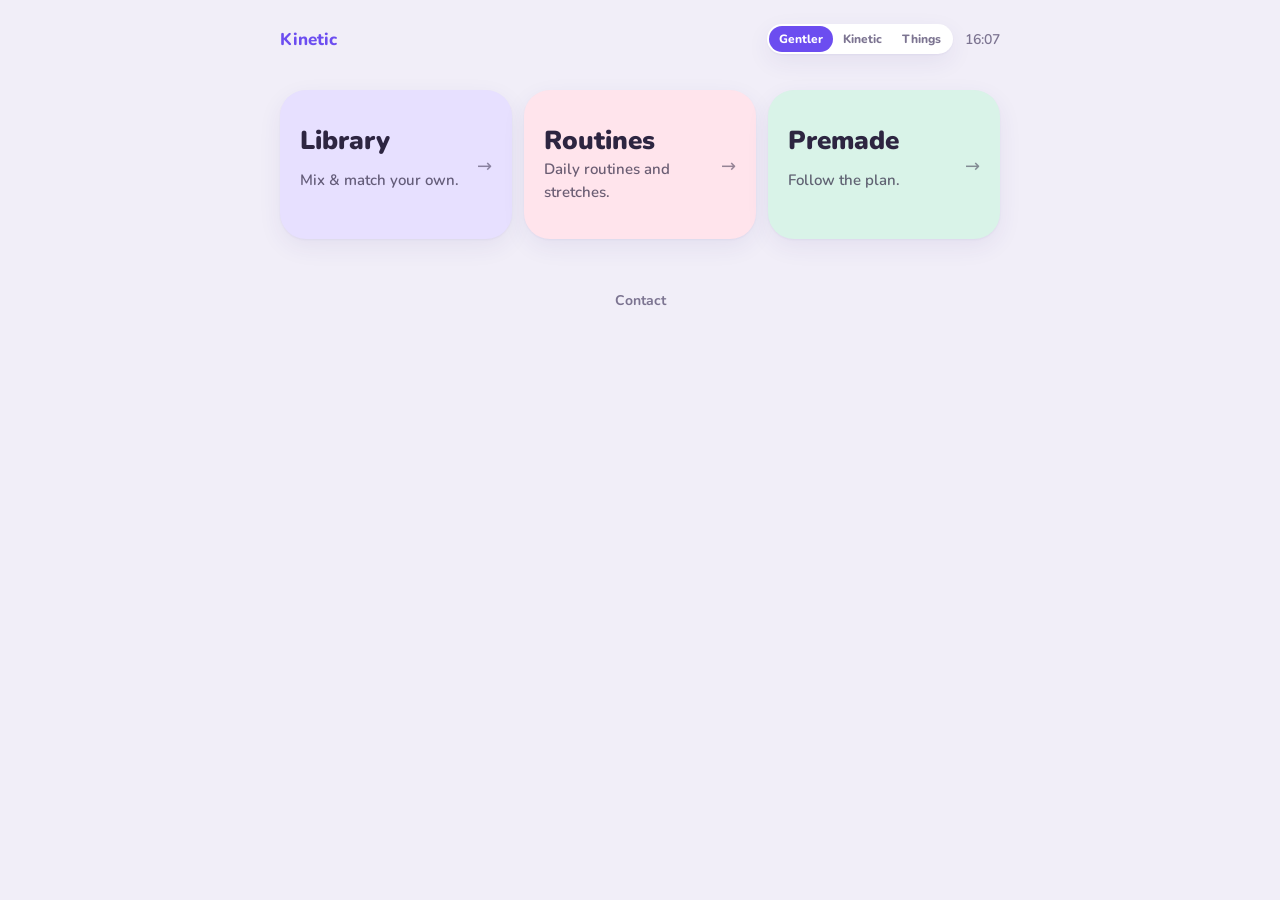
<file: index.html>
<!doctype html>
<html lang="en">
  <head>
    <meta charset="UTF-8" />
    <meta name="viewport" content="width=device-width, initial-scale=1.0" />
    <title>Kinetic</title>
    <link rel="preconnect" href="https://fonts.googleapis.com" />
    <link rel="preconnect" href="https://fonts.gstatic.com" crossorigin />
    <link rel="stylesheet" href="https://fonts.googleapis.com/css2?family=DM+Mono:wght@300;400;500&family=Syne:wght@700;800&display=swap" />
    <link rel="stylesheet" href="https://fonts.googleapis.com/css2?family=Nunito:wght@500;600;700;800;900&display=swap" />
    <link rel="stylesheet" href="style.css" />
    <link rel="stylesheet" href="theme-things.css" />
    <link rel="stylesheet" href="theme-gentler.css" />
    <script src="theme.js"></script>
    <link rel="icon" type="image/png" href="kinetic.png" />
    <link rel="apple-touch-icon" href="kinetic.png" />
  </head>
  <body class="landing">
    <header>
      <button type="button" class="logo" data-mode-toggle title="Toggle dark mode">Kinetic</button>
      <div class="header-end">
        <div class="theme-switch" role="group" aria-label="Theme">
          <button type="button" data-theme-option="gentler">Gentler</button>
          <button type="button" data-theme-option="kinetic">Kinetic</button>
          <button type="button" data-theme-option="things">Things</button>
        </div>
        <div id="clock">--:--</div>
      </div>
    </header>

    <div class="container">
      <div class="landing-cards">
        <a href="builder.html" class="landing-card">
          <!-- <div class="card-eyebrow">BUILD</div> -->
          <div class="card-title">Library</div>
          <div class="card-desc">Mix &amp; match your own.</div>
          <span class="card-arrow">→</span>
        </a>
        <a href="routines.html" class="landing-card">
          <div class="card-title">Routines</div>
          <div class="card-desc">Daily routines and stretches.</div>
          <span class="card-arrow">→</span>
        </a>
        <a href="premade.html" class="landing-card">
          <!-- <div class="card-eyebrow">PREMADE</div> -->
          <div class="card-title">Premade</div>
          <div class="card-desc">Follow the plan.</div>
          <span class="card-arrow">→</span>
        </a>
      </div>
    </div>

    <button class="contact-btn" onclick="openContact()">Contact</button>

    <div
      class="contact-overlay"
      id="contact-overlay"
      onclick="closeContact(event)"
    >
      <div class="contact-modal">
        <div class="contact-header">
          <span class="contact-title">Get in touch</span>
          <button class="contact-close" onclick="closeContact()">×</button>
        </div>
        <form id="contact-form" onsubmit="submitContact(event)">
          <input
            type="hidden"
            name="access_key"
            value="8ed04ea0-6265-4629-af50-b87884f7a27f"
          />
          <input type="hidden" name="subject" value="KINETIC — Contact" />
          <input
            class="contact-input"
            type="text"
            name="name"
            placeholder="your name"
            required
            autocomplete="off"
          />
          <input
            class="contact-input"
            type="email"
            name="email"
            placeholder="your email"
            required
            autocomplete="off"
          />
          <textarea
            class="contact-input contact-textarea"
            name="message"
            placeholder="message"
            required
          ></textarea>
          <button class="contact-submit" type="submit">send →</button>
        </form>
        <div class="contact-success" id="contact-success">message sent ✓</div>
      </div>
    </div>

    <script>
      function updateClock() {
        var now = new Date();
        document.getElementById("clock").textContent =
          String(now.getHours()).padStart(2, "0") +
          ":" +
          String(now.getMinutes()).padStart(2, "0");
      }
      updateClock();
      setInterval(updateClock, 10000);

      function openContact() {
        document.getElementById("contact-overlay").classList.add("open");
      }
      function closeContact(e) {
        if (
          !e ||
          e.target === document.getElementById("contact-overlay") ||
          !e.target.closest
        ) {
          document.getElementById("contact-overlay").classList.remove("open");
        }
      }
      async function submitContact(e) {
        e.preventDefault();
        var form = document.getElementById("contact-form");
        var btn = form.querySelector(".contact-submit");
        btn.textContent = "sending...";
        btn.disabled = true;
        var res = await fetch("https://api.web3forms.com/submit", {
          method: "POST",
          body: new FormData(form),
        });
        if (res.ok) {
          form.style.display = "none";
          document.getElementById("contact-success").style.display = "block";
        } else {
          btn.textContent = "try again";
          btn.disabled = false;
        }
      }
    </script>
  </body>
</html>
</file>
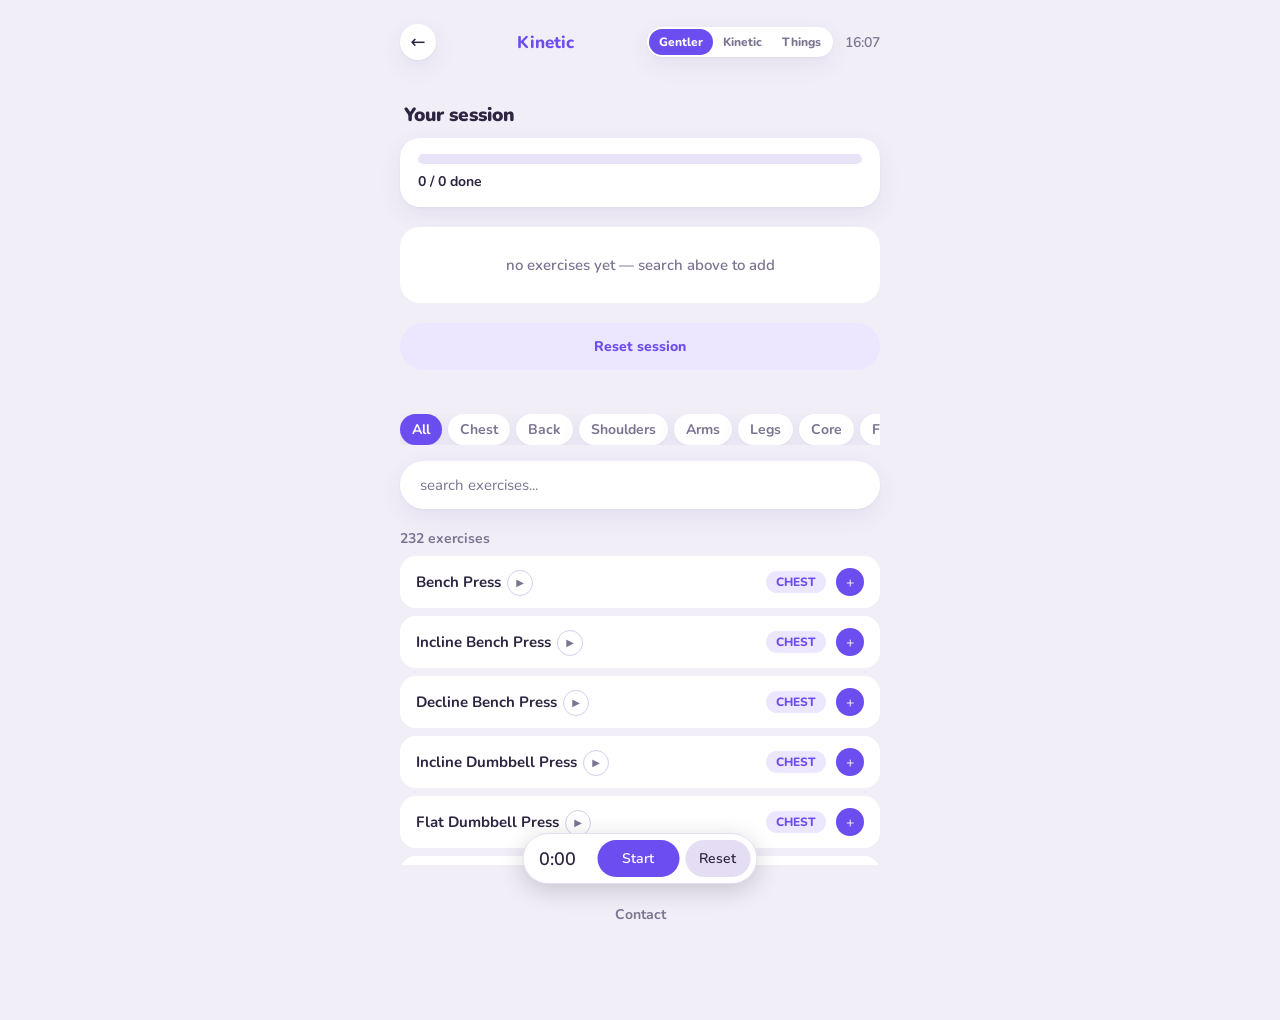
<file: builder.html>
<!doctype html>
<html lang="en">
  <head>
    <meta charset="UTF-8" />
    <meta name="viewport" content="width=device-width, initial-scale=1.0" />
    <title>Kinetic — Builder</title>
    <link rel="preconnect" href="https://fonts.googleapis.com" />
    <link rel="preconnect" href="https://fonts.gstatic.com" crossorigin />
    <link rel="stylesheet" href="https://fonts.googleapis.com/css2?family=DM+Mono:wght@300;400;500&family=Syne:wght@700;800&display=swap" />
    <link rel="stylesheet" href="https://fonts.googleapis.com/css2?family=Nunito:wght@500;600;700;800;900&display=swap" />
    <link rel="stylesheet" href="style.css" />
    <link rel="stylesheet" href="theme-things.css" />
    <link rel="stylesheet" href="theme-gentler.css" />
    <script src="theme.js"></script>
    <script src="exercises.js"></script>
    <link rel="icon" type="image/png" href="kinetic.png" />
    <link rel="apple-touch-icon" href="kinetic.png" />

  </head>
  <body>
    <header>
      <a href="index.html" class="back-btn">←</a>
      <button type="button" class="logo" data-mode-toggle title="Toggle dark mode">Kinetic</button>
      <div class="header-end">
        <div class="theme-switch" role="group" aria-label="Theme">
          <button type="button" data-theme-option="gentler">Gentler</button>
          <button type="button" data-theme-option="kinetic">Kinetic</button>
          <button type="button" data-theme-option="things">Things</button>
        </div>
        <div id="clock">--:--</div>
      </div>
    </header>

    <div class="container">

      <!-- SESSION (top) -->
      <div class="session-divider">Your session</div>

      <div class="progress-wrap">
        <div class="progress-bar">
          <div class="progress-fill" id="builder-prog-fill" style="width: 0%"></div>
        </div>
        <div class="progress-text" id="builder-prog-text">0 / 0 done</div>
      </div>

      <div id="session-list">
        <div class="empty-session">no exercises yet — search below to add</div>
      </div>

      <button class="reset-btn" onclick="resetBuilderDone()">Reset session</button>

      <!-- SEARCH (below session) -->
      <div class="search-section">
        <div class="filter-pills" id="filter-pills">
          <button type="button" class="filter-pill active" data-filter="All">All</button>
          <button type="button" class="filter-pill" data-filter="Chest">Chest</button>
          <button type="button" class="filter-pill" data-filter="Back">Back</button>
          <button type="button" class="filter-pill" data-filter="Shoulders">Shoulders</button>
          <button type="button" class="filter-pill" data-filter="Arms">Arms</button>
          <button type="button" class="filter-pill" data-filter="Legs">Legs</button>
          <button type="button" class="filter-pill" data-filter="Core">Core</button>
          <button type="button" class="filter-pill" data-filter="Full">Full Body</button>
          <button type="button" class="filter-pill" data-filter="Stability">Stability</button>
          <button type="button" class="filter-pill" data-filter="Other">Other</button>
        </div>

        <div class="search-wrap">
          <input
            type="text"
            id="search-input"
            class="search-input"
            placeholder="search exercises..."
            autocomplete="off"
            autocorrect="off"
            autocapitalize="off"
            spellcheck="false"
          />
        </div>

        <div id="search-results" class="search-results"></div>
      </div>

    </div>

    <button class="contact-btn" onclick="openContact()">Contact</button>
    <div class="contact-overlay" id="contact-overlay" onclick="closeContact(event)">
      <div class="contact-modal">
        <div class="contact-header">
          <span class="contact-title">Get in touch</span>
          <button class="contact-close" onclick="closeContact()">×</button>
        </div>
        <form id="contact-form" onsubmit="submitContact(event)">
          <input type="hidden" name="access_key" value="8ed04ea0-6265-4629-af50-b87884f7a27f">
          <input type="hidden" name="subject" value="KINETIC — Contact">
          <input class="contact-input" type="text"  name="name"    placeholder="your name"  required autocomplete="off" />
          <input class="contact-input" type="email" name="email"   placeholder="your email" required autocomplete="off" />
          <textarea class="contact-input contact-textarea" name="message" placeholder="message" required></textarea>
          <button class="contact-submit" type="submit">send →</button>
        </form>
        <div class="contact-success" id="contact-success">message sent ✓</div>
      </div>
    </div>

    <script src="cues.js"></script>
    <script src="extras.js"></script>
    <script src="builder.js"></script>
    <script src="contact.js"></script>
  </body>
</html>
</file>
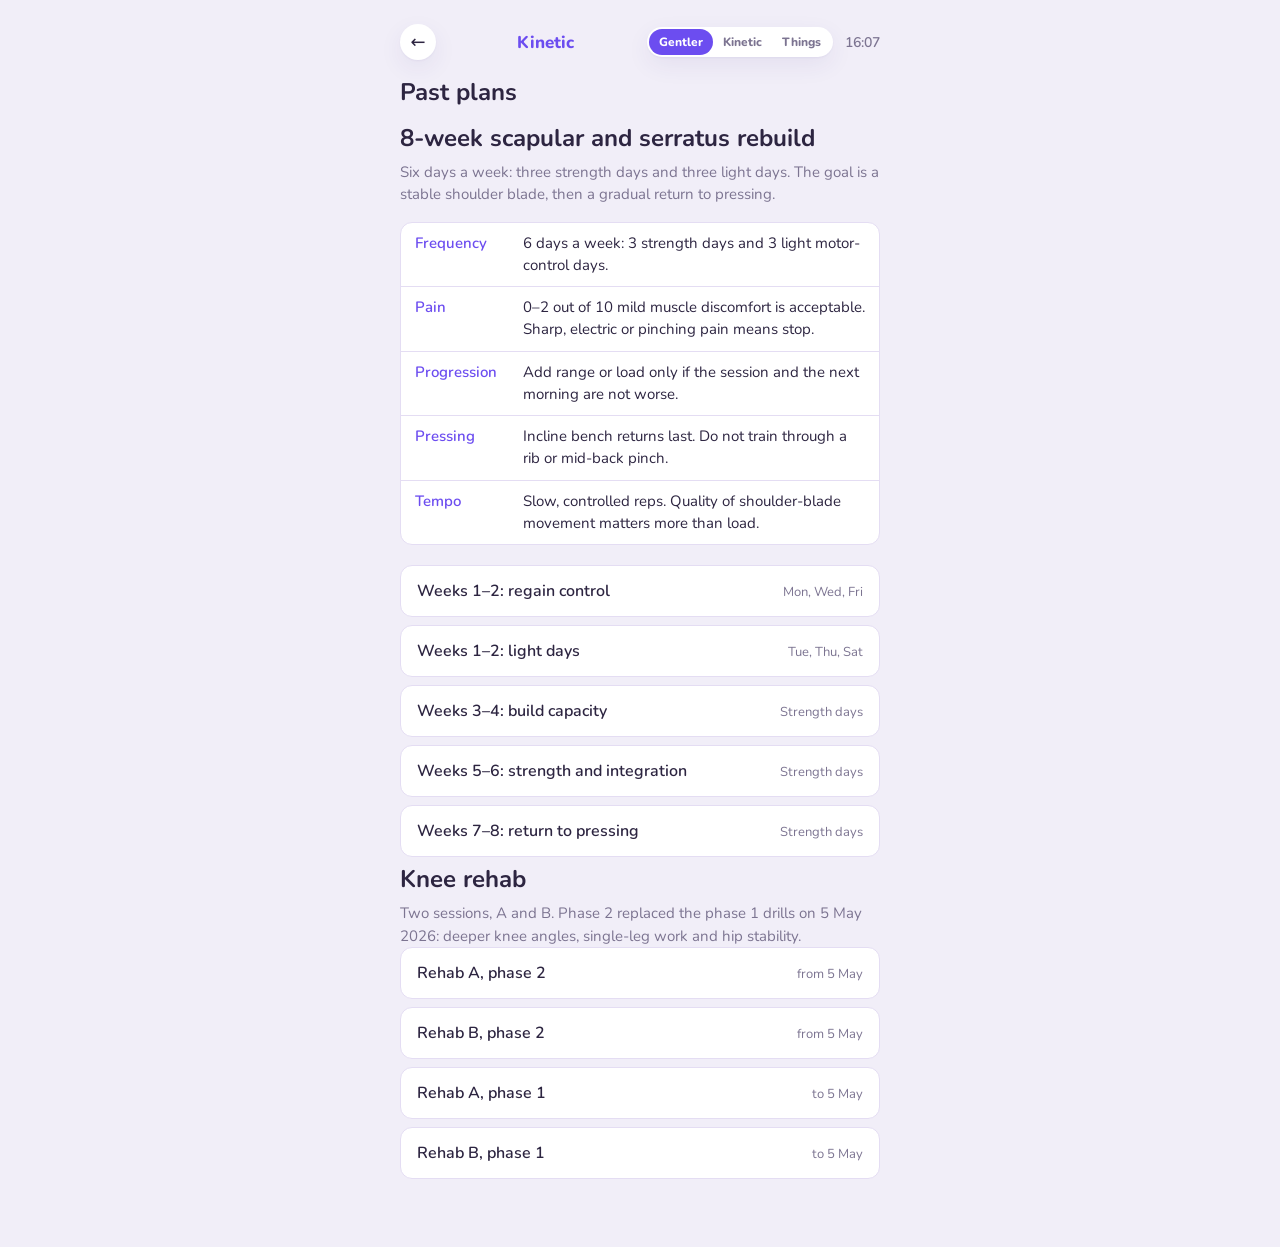
<file: plans.html>
<!doctype html>
<html lang="en">
  <head>
    <meta charset="UTF-8" />
    <meta name="viewport" content="width=device-width, initial-scale=1.0" />
    <title>Kinetic — Plans</title>
    <link rel="preconnect" href="https://fonts.googleapis.com" />
    <link rel="preconnect" href="https://fonts.gstatic.com" crossorigin />
    <link rel="stylesheet" href="https://fonts.googleapis.com/css2?family=DM+Mono:wght@300;400;500&family=Syne:wght@700;800&display=swap" />
    <link rel="stylesheet" href="https://fonts.googleapis.com/css2?family=Nunito:wght@500;600;700;800;900&display=swap" />
    <link rel="stylesheet" href="style.css" />
    <link rel="stylesheet" href="theme-things.css" />
    <link rel="stylesheet" href="theme-gentler.css" />
    <script src="theme.js"></script>
    <link rel="icon" type="image/png" href="kinetic.png" />
    <link rel="apple-touch-icon" href="kinetic.png" />

  </head>
  <body>
    <header>
      <a href="index.html" class="back-btn">←</a>
      <button type="button" class="logo" data-mode-toggle title="Toggle dark mode">Kinetic</button>
      <div class="header-end">
        <div class="theme-switch" role="group" aria-label="Theme">
          <button type="button" data-theme-option="gentler">Gentler</button>
          <button type="button" data-theme-option="kinetic">Kinetic</button>
          <button type="button" data-theme-option="things">Things</button>
        </div>
        <div id="clock">--:--</div>
      </div>
    </header>

    <div class="container">
      <h1 class="page-title">Past plans</h1>
      <div id="plans"></div>
    </div>

    <script src="plans.js"></script>
  </body>
</html>
</file>
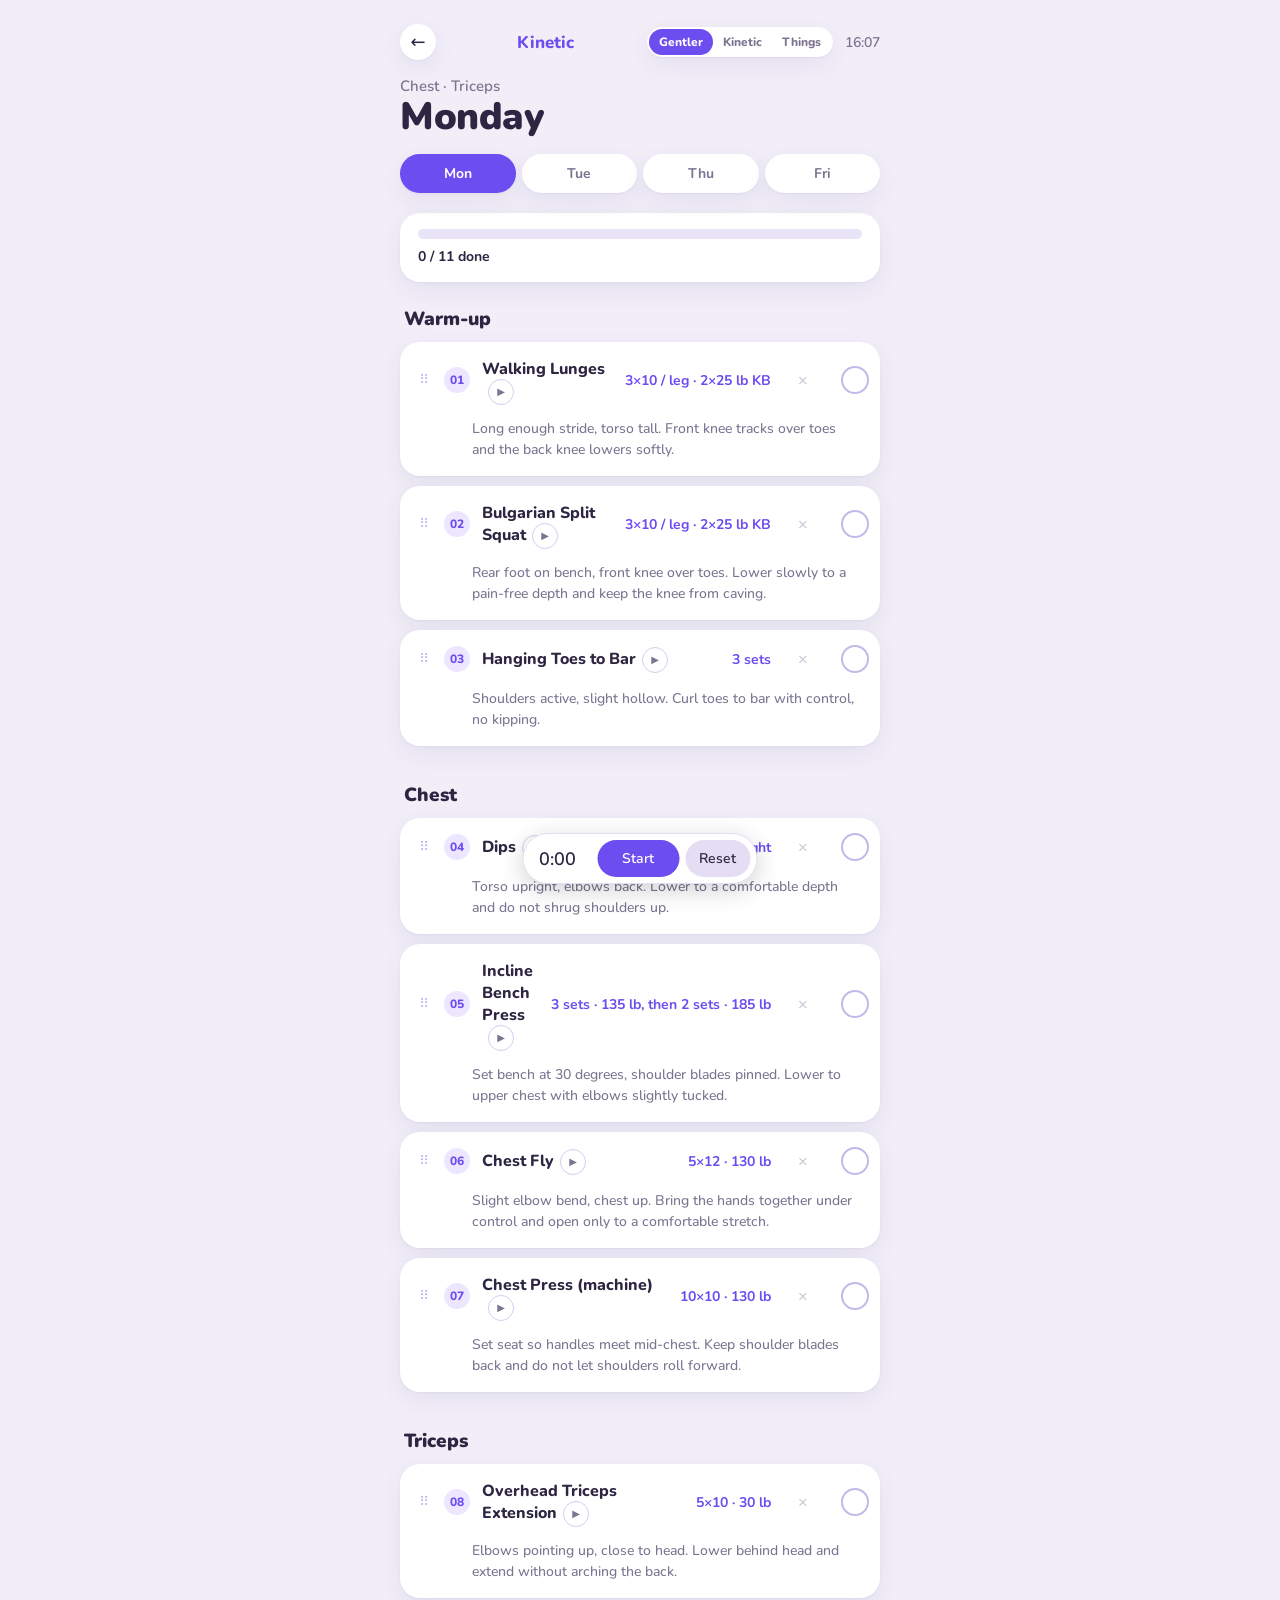
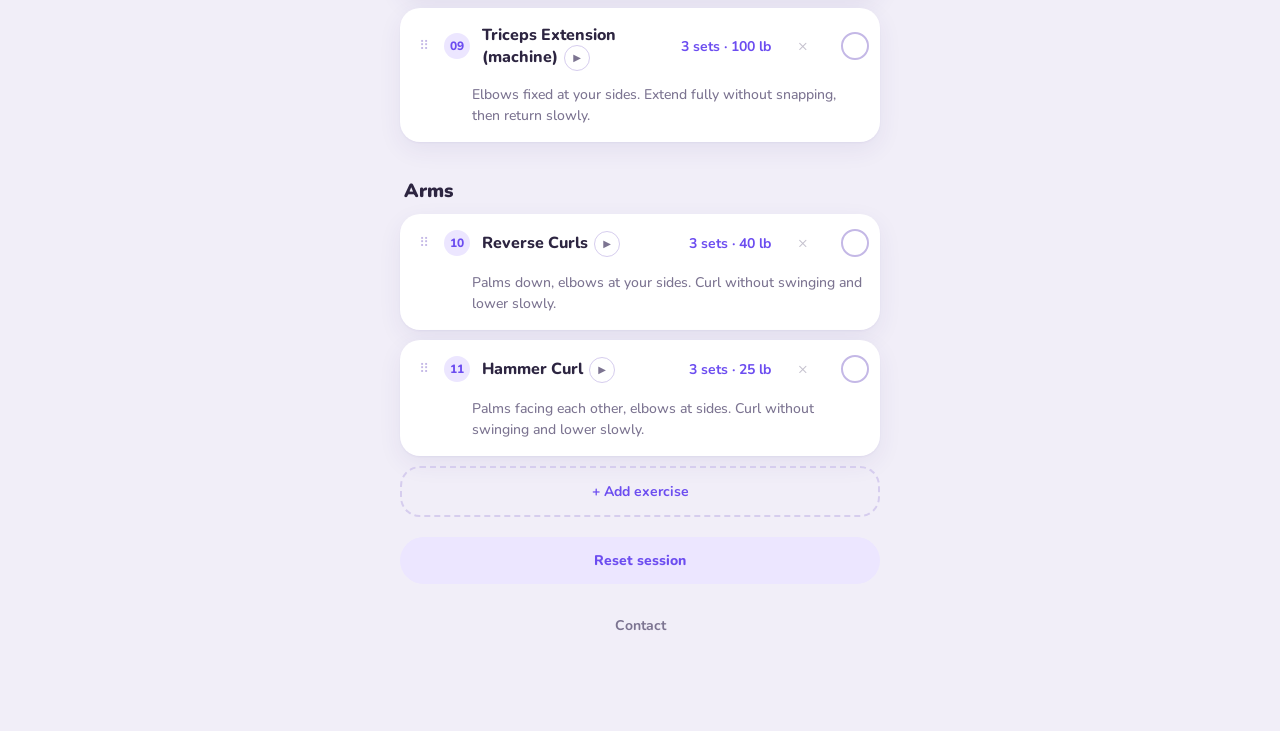
<file: premade.html>
<!doctype html>
<html lang="en">
  <head>
    <meta charset="UTF-8" />
    <meta name="viewport" content="width=device-width, initial-scale=1.0" />
    <title>Kinetic</title>
    <link rel="preconnect" href="https://fonts.googleapis.com" />
    <link rel="preconnect" href="https://fonts.gstatic.com" crossorigin />
    <link rel="stylesheet" href="https://fonts.googleapis.com/css2?family=DM+Mono:wght@300;400;500&family=Syne:wght@700;800&display=swap" />
    <link rel="stylesheet" href="https://fonts.googleapis.com/css2?family=Nunito:wght@500;600;700;800;900&display=swap" />
    <link rel="stylesheet" href="style.css" />
    <link rel="stylesheet" href="theme-things.css" />
    <link rel="stylesheet" href="theme-gentler.css" />
    <script src="theme.js"></script>
    <link rel="icon" type="image/png" href="kinetic.png" />
    <link rel="apple-touch-icon" href="kinetic.png" />

  </head>
  <body>
    <header>
      <a href="index.html" class="back-btn">←</a>
      <button type="button" class="logo" id="app-title" data-mode-toggle title="Toggle dark mode">Kinetic</button>
      <div class="header-end">
        <div class="theme-switch" role="group" aria-label="Theme">
          <button type="button" data-theme-option="gentler">Gentler</button>
          <button type="button" data-theme-option="kinetic">Kinetic</button>
          <button type="button" data-theme-option="things">Things</button>
        </div>
        <div id="clock">--:--</div>
      </div>
    </header>

    <div class="container">
      <div class="slot-label" id="slot-label">detecting slot...</div>
      <div class="slot-title" id="slot-title">—</div>

      <div class="tabs" id="tab-container"></div>

      <div class="progress-wrap">
        <div class="progress-bar">
          <div class="progress-fill" id="prog-fill" style="width: 0%"></div>
        </div>
        <div class="progress-text" id="prog-text">0 / 0 done</div>
      </div>

      <div id="exercise-list"></div>

      <div id="avoid-section"></div>

      <button class="reset-btn" onclick="resetDone()">Reset session</button>
    </div>

    <button class="contact-btn" onclick="openContact()">Contact</button>
    <div class="contact-overlay" id="contact-overlay" onclick="closeContact(event)">
      <div class="contact-modal">
        <div class="contact-header">
          <span class="contact-title">Get in touch</span>
          <button class="contact-close" onclick="closeContact()">×</button>
        </div>
        <form id="contact-form" onsubmit="submitContact(event)">
          <input type="hidden" name="access_key" value="8ed04ea0-6265-4629-af50-b87884f7a27f">
          <input type="hidden" name="subject" value="KINETIC — Contact">
          <input class="contact-input" type="text"  name="name"    placeholder="your name"  required autocomplete="off" />
          <input class="contact-input" type="email" name="email"   placeholder="your email" required autocomplete="off" />
          <textarea class="contact-input contact-textarea" name="message" placeholder="message" required></textarea>
          <button class="contact-submit" type="submit">send →</button>
        </form>
        <div class="contact-success" id="contact-success">message sent ✓</div>
      </div>
    </div>

    <script src="exercises.js"></script>
    <script src="cues.js"></script>
    <script src="extras.js"></script>
    <script src="script.js"></script>
    <script src="contact.js"></script>
  </body>
</html>
</file>
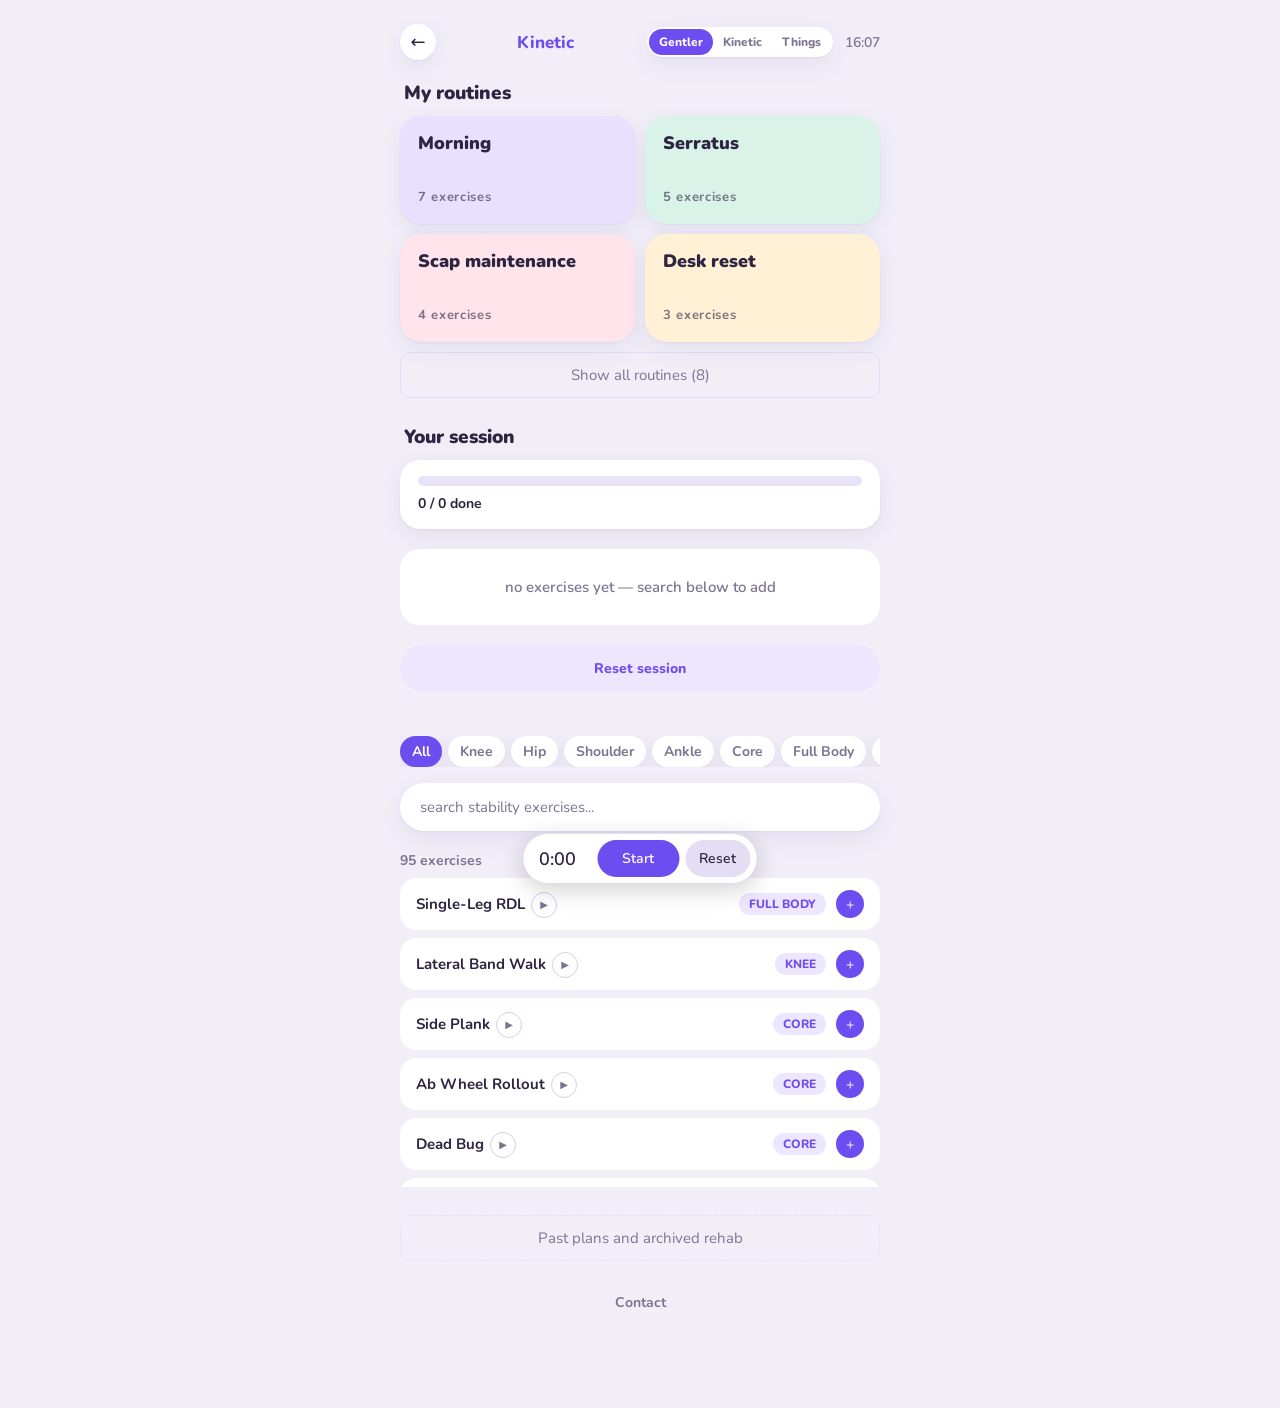
<file: routines.html>
<!doctype html>
<html lang="en">
  <head>
    <meta charset="UTF-8" />
    <meta name="viewport" content="width=device-width, initial-scale=1.0" />
    <title>Kinetic — Routines</title>
    <link rel="preconnect" href="https://fonts.googleapis.com" />
    <link rel="preconnect" href="https://fonts.gstatic.com" crossorigin />
    <link rel="stylesheet" href="https://fonts.googleapis.com/css2?family=DM+Mono:wght@300;400;500&family=Syne:wght@700;800&display=swap" />
    <link rel="stylesheet" href="https://fonts.googleapis.com/css2?family=Nunito:wght@500;600;700;800;900&display=swap" />
    <link rel="stylesheet" href="style.css" />
    <link rel="stylesheet" href="theme-things.css" />
    <link rel="stylesheet" href="theme-gentler.css" />
    <script src="theme.js"></script>
    <script src="exercises.js"></script>
    <script src="routines.js"></script>
    <link rel="icon" type="image/png" href="kinetic.png" />
    <link rel="apple-touch-icon" href="kinetic.png" />

  </head>
  <body>
    <header>
      <a href="index.html" class="back-btn">←</a>
      <button type="button" class="logo" data-mode-toggle title="Toggle dark mode">Kinetic</button>
      <div class="header-end">
        <div class="theme-switch" role="group" aria-label="Theme">
          <button type="button" data-theme-option="gentler">Gentler</button>
          <button type="button" data-theme-option="kinetic">Kinetic</button>
          <button type="button" data-theme-option="things">Things</button>
        </div>
        <div id="clock">--:--</div>
      </div>
    </header>

    <div class="container">

      <div class="session-divider routines-divider">My routines</div>
      <div class="routines" id="routines"></div>
      <button type="button" class="routines-toggle" id="routines-toggle" onclick="toggleShowAll()">Show all routines</button>

      <!-- SESSION (top) -->
      <div class="session-divider">Your session</div>

      <div class="progress-wrap">
        <div class="progress-bar">
          <div class="progress-fill" id="builder-prog-fill" style="width: 0%"></div>
        </div>
        <div class="progress-text" id="builder-prog-text">0 / 0 done</div>
      </div>

      <div id="session-list">
        <div class="empty-session">no exercises yet — search below to add</div>
      </div>

      <button class="reset-btn" onclick="resetBuilderDone()">Reset session</button>

      <!-- SEARCH (below session) -->
      <div class="search-section">
        <div class="filter-pills" id="filter-pills">
          <button type="button" class="filter-pill active" data-filter="All">All</button>
          <button type="button" class="filter-pill" data-filter="Knee">Knee</button>
          <button type="button" class="filter-pill" data-filter="Hip">Hip</button>
          <button type="button" class="filter-pill" data-filter="Shoulder">Shoulder</button>
          <button type="button" class="filter-pill" data-filter="Ankle">Ankle</button>
          <button type="button" class="filter-pill" data-filter="Core">Core</button>
          <button type="button" class="filter-pill" data-filter="Full Body">Full Body</button>
          <button type="button" class="filter-pill" data-filter="Posture">Posture</button>
          <button type="button" class="filter-pill" data-filter="Stretch">Stretch</button>
        </div>

        <div class="search-wrap">
          <input
            type="text"
            id="search-input"
            class="search-input"
            placeholder="search stability exercises..."
            autocomplete="off"
            autocorrect="off"
            autocapitalize="off"
            spellcheck="false"
          />
        </div>

        <div id="search-results" class="search-results"></div>
      </div>

      <a class="archive-link" href="plans.html">Past plans and archived rehab</a>
    </div>

    <button class="contact-btn" onclick="openContact()">Contact</button>
    <div class="contact-overlay" id="contact-overlay" onclick="closeContact(event)">
      <div class="contact-modal">
        <div class="contact-header">
          <span class="contact-title">Get in touch</span>
          <button class="contact-close" onclick="closeContact()">×</button>
        </div>
        <form id="contact-form" onsubmit="submitContact(event)">
          <input type="hidden" name="access_key" value="8ed04ea0-6265-4629-af50-b87884f7a27f">
          <input type="hidden" name="subject" value="KINETIC — Contact">
          <input class="contact-input" type="text"  name="name"    placeholder="your name"  required autocomplete="off" />
          <input class="contact-input" type="email" name="email"   placeholder="your email" required autocomplete="off" />
          <textarea class="contact-input contact-textarea" name="message" placeholder="message" required></textarea>
          <button class="contact-submit" type="submit">send →</button>
        </form>
        <div class="contact-success" id="contact-success">message sent ✓</div>
      </div>
    </div>

    <script src="cues.js"></script>
    <script src="extras.js"></script>
    <script src="stability.js"></script>
    <script src="contact.js"></script>
  </body>
</html>
</file>
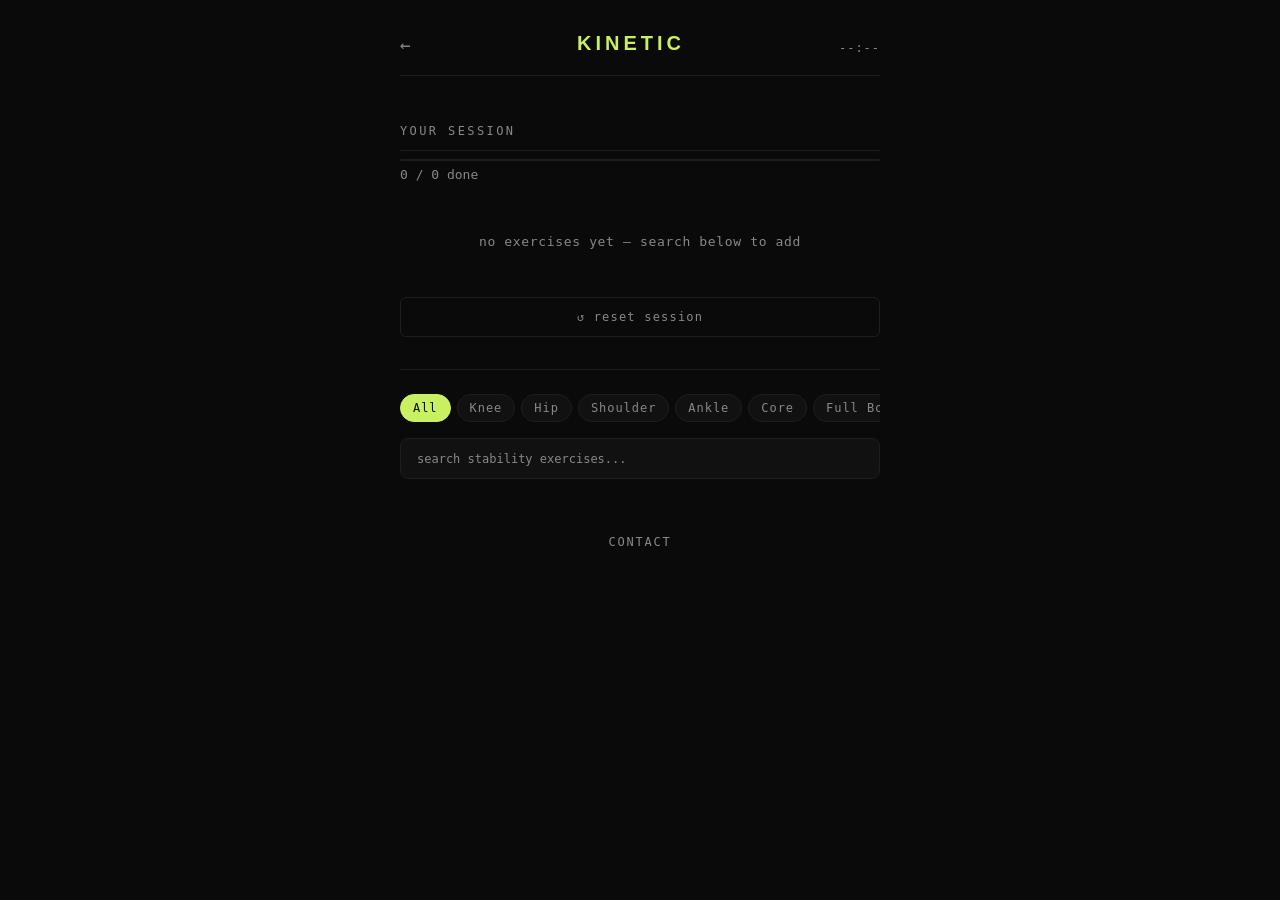
<file: stability.html>
<!doctype html>
<html lang="en">
  <head>
    <meta charset="UTF-8" />
    <meta name="viewport" content="width=device-width, initial-scale=1.0" />
    <title>KINETIC — Stability</title>
    <link rel="stylesheet" href="style.css" />
    <script src="exercises.js"></script>
    <link rel="icon" type="image/x-icon" href="kinetic.png" />

  </head>
  <body>
    <header>
      <a href="index.html" class="back-btn">←</a>
      <div class="logo">KINETIC</div>
      <div id="clock">--:--</div>
    </header>

    <div class="container">

      <!-- SESSION (top) -->
      <div class="session-divider">YOUR SESSION</div>

      <div class="progress-wrap">
        <div class="progress-bar">
          <div class="progress-fill" id="builder-prog-fill" style="width: 0%"></div>
        </div>
        <div class="progress-text" id="builder-prog-text">0 / 0 done</div>
      </div>

      <div id="session-list">
        <div class="empty-session">no exercises yet — search below to add</div>
      </div>

      <button class="reset-btn" onclick="resetBuilderDone()">↺ reset session</button>

      <!-- SEARCH (below session) -->
      <div class="search-section">
        <div class="filter-pills" id="filter-pills">
          <div class="filter-pill active" data-filter="All">All</div>
          <div class="filter-pill" data-filter="Knee">Knee</div>
          <div class="filter-pill" data-filter="Hip">Hip</div>
          <div class="filter-pill" data-filter="Shoulder">Shoulder</div>
          <div class="filter-pill" data-filter="Ankle">Ankle</div>
          <div class="filter-pill" data-filter="Core">Core</div>
          <div class="filter-pill" data-filter="Full Body">Full Body</div>
          <div class="filter-pill" data-filter="Posture">Posture</div>
        </div>

        <div class="search-wrap">
          <input
            type="text"
            id="search-input"
            class="search-input"
            placeholder="search stability exercises..."
            autocomplete="off"
            autocorrect="off"
            autocapitalize="off"
            spellcheck="false"
          />
        </div>

        <div id="search-results" class="search-results"></div>
      </div>

    </div>

    <button class="contact-btn" onclick="openContact()">contact</button>
    <div class="contact-overlay" id="contact-overlay" onclick="closeContact(event)">
      <div class="contact-modal">
        <div class="contact-header">
          <span class="contact-title">Get in touch</span>
          <button class="contact-close" onclick="closeContact()">×</button>
        </div>
        <form id="contact-form" onsubmit="submitContact(event)">
          <input type="hidden" name="access_key" value="8ed04ea0-6265-4629-af50-b87884f7a27f">
          <input type="hidden" name="subject" value="KINETIC — Contact">
          <input class="contact-input" type="text"  name="name"    placeholder="your name"  required autocomplete="off" />
          <input class="contact-input" type="email" name="email"   placeholder="your email" required autocomplete="off" />
          <textarea class="contact-input contact-textarea" name="message" placeholder="message" required></textarea>
          <button class="contact-submit" type="submit">send →</button>
        </form>
        <div class="contact-success" id="contact-success">message sent ✓</div>
      </div>
    </div>

    <script src="stability.js"></script>
    <script src="contact.js"></script>
  </body>
</html>
</file>
<file: style.css>
*,
*::before,
*::after {
  box-sizing: border-box;
  margin: 0;
  padding: 0;
}

:root {
  --bg: #0a0a0a;
  --surface: #111;
  --line: #1e1e1e;
  --muted: #888;
  --text: #e8e4dc;
  --accent: #c8f060;
  --warn: #ff6b35;
  --signal: #ff2d2d;
  --done: #3a3a3a;
  --warn-surface: #130f0f;
  --warn-border: #2a1a1a;
  --warn-line: #1e1616;
  --line-strong: #333;
  --line-hover: #444;
  --on-accent: #0a0a0a;
  --fs-xs: 12px;
  --fs-sm: 13px;
}

body {
  background: var(--bg);
  color: var(--text);
  font-family: "DM Mono", monospace;
  min-height: 100vh;
  display: flex;
  flex-direction: column;
  align-items: center;
  padding: 0 16px 60px;
}

header {
  width: 100%;
  max-width: 480px;
  padding: 32px 0 20px;
  display: flex;
  justify-content: space-between;
  align-items: flex-end;
  border-bottom: 1px solid var(--line);
  margin-bottom: 28px;
}

.logo {
  font-family: "Syne", sans-serif;
  font-size: 20px;
  font-weight: 800;
  letter-spacing: 0.2em;
  color: var(--accent);
}

#clock {
  font-size: 12px;
  color: var(--muted);
  letter-spacing: 0.08em;
}

.slot-label {
  font-size: var(--fs-xs);
  letter-spacing: 0.15em;
  text-transform: uppercase;
  color: var(--muted);
  margin-bottom: 10px;
}

.slot-title {
  font-family: "Syne", sans-serif;
  font-size: 28px;
  font-weight: 800;
  color: var(--accent);
  margin-bottom: 24px;
  line-height: 1;
}

.container {
  width: 100%;
  max-width: 480px;
}

/* TAB BAR */
.tabs {
  display: flex;
  gap: 6px;
  margin-bottom: 28px;
}

.tab {
  flex: 1;
  padding: 10px 4px;
  white-space: nowrap;
  background: var(--surface);
  border: 1px solid var(--line);
  border-radius: 6px;
  font-family: "DM Mono", monospace;
  font-size: var(--fs-xs);
  letter-spacing: 0.05em;
  color: var(--muted);
  cursor: pointer;
  text-align: center;
  transition: all 0.15s;
}

.tab:hover {
  border-color: var(--line-strong);
  color: var(--text);
}

.tab.active {
  background: var(--accent);
  color: var(--on-accent);
  border-color: var(--accent);
  font-weight: 500;
}

/* EXERCISE BLOCK */
.block {
  margin-bottom: 6px;
}

.ex {
  background: var(--surface);
  border: 1px solid var(--line);
  border-radius: 8px;
  overflow: hidden;
  transition: border-color 0.2s;
}

.ex.done {
  opacity: 0.4;
}
.ex.done .ex-head {
  text-decoration: line-through;
  color: var(--muted);
}

.ex-head {
  display: flex;
  align-items: center;
  padding: 14px 16px;
  cursor: pointer;
  gap: 12px;
  user-select: none;
}

.ex-head:hover .ex-name {
  color: var(--accent);
}

.ex-num {
  font-size: var(--fs-xs);
  color: var(--muted);
  width: 18px;
  flex-shrink: 0;
}

.ex-name {
  flex: 1;
  font-size: 14px;
  font-weight: 500;
  letter-spacing: 0.02em;
  transition: color 0.15s;
}

.ex-spec {
  font-size: var(--fs-xs);
  color: var(--accent);
  letter-spacing: 0.04em;
  flex-shrink: 0;
}

.ex-done-btn {
  position: relative;
  isolation: isolate;
  width: 40px;
  height: 40px;
  margin: -9px -9px -9px 0;
  border: none;
  background: none;
  cursor: pointer;
  flex-shrink: 0;
  display: flex;
  align-items: center;
  justify-content: center;
  color: transparent;
  font-size: var(--fs-xs);
}

.ex-done-btn::before {
  content: "";
  position: absolute;
  inset: 9px;
  z-index: -1;
  border-radius: 50%;
  border: 1.5px solid var(--muted);
  transition: all 0.15s;
}

.ex-done-btn:hover::before {
  border-color: var(--accent);
}
.ex.done .ex-done-btn {
  color: var(--muted);
}
.ex.done .ex-done-btn::before {
  background: var(--done);
  border-color: var(--done);
}

.ex-notes {
  font-size: var(--fs-sm);
  color: var(--muted);
  padding: 0 16px 12px 46px;
  line-height: 1.5;
  letter-spacing: 0.02em;
}

/* SECTION HEADERS */
.section-header {
  font-size: 14px;
  font-weight: 700;
  letter-spacing: 0.2em;
  color: var(--text);
  text-transform: uppercase;
  padding: 20px 0 8px;
  border-bottom: 1px solid var(--line);
  margin-bottom: 6px;
}

.section-header.first {
  padding-top: 0;
}

.ex-rehab {
  border-left: 2px solid var(--accent);
}

.previous-divider {
  font-size: var(--fs-xs);
  letter-spacing: 0.2em;
  color: var(--muted);
  text-transform: uppercase;
  padding: 16px 0 8px;
  border-top: 1px dashed var(--line);
  margin-top: 10px;
}

.ex-previous {
  opacity: 0.45;
  margin-bottom: 4px;
}

.ex-previous .ex-head {
  cursor: default;
}

.ex-previous .ex-notes {
  padding-left: 16px;
}

/* DRAG */
.drag-handle {
  font-size: 13px;
  color: var(--text);
  opacity: 0.7;
  cursor: grab;
  flex-shrink: 0;
  width: 16px;
  text-align: center;
  touch-action: none;
  user-select: none;
  transition: opacity 0.15s;
}

.ex-head:hover .drag-handle {
  opacity: 1;
}

.block.dragging {
  opacity: 0.35;
}

.block.drag-over .ex {
  border-color: var(--accent);
}

.ex-custom {
  border-left: 2px solid var(--muted);
}

.ex-delete-btn {
  width: 40px;
  height: 40px;
  margin: -9px 0;
  border: none;
  background: none;
  cursor: pointer;
  color: var(--muted);
  font-size: 16px;
  flex-shrink: 0;
  display: flex;
  align-items: center;
  justify-content: center;
  opacity: 0.6;
  padding: 0;
  transition: all 0.15s;
}

.ex-delete-btn:hover {
  color: var(--warn);
  opacity: 1;
}

/* ADD EXERCISE */
.add-ex-btn {
  display: block;
  width: 100%;
  margin-top: 6px;
  padding: 10px;
  background: none;
  border: 1px dashed var(--line);
  border-radius: 8px;
  color: var(--muted);
  font-family: "DM Mono", monospace;
  font-size: var(--fs-xs);
  letter-spacing: 0.1em;
  cursor: pointer;
  transition: all 0.15s;
}

.add-ex-btn:hover {
  border-color: var(--accent);
  color: var(--accent);
}

.add-ex-form {
  margin-top: 6px;
  padding: 14px 16px;
  background: var(--surface);
  border: 1px solid var(--accent);
  border-radius: 8px;
  display: flex;
  flex-direction: column;
  gap: 12px;
}

.add-ex-input {
  background: none;
  border: none;
  border-bottom: 1px solid var(--line);
  color: var(--text);
  font-family: "DM Mono", monospace;
  font-size: 13px;
  padding: 6px 0;
  outline: none;
  width: 100%;
  transition: border-color 0.15s;
}

.add-ex-input:focus {
  border-bottom-color: var(--accent);
}

.add-ex-input::placeholder {
  color: var(--muted);
  font-size: var(--fs-xs);
  letter-spacing: 0.05em;
}

.add-ex-actions {
  display: flex;
  gap: 8px;
  justify-content: flex-end;
}

.add-ex-confirm {
  padding: 6px 16px;
  background: var(--accent);
  color: var(--on-accent);
  border: none;
  border-radius: 4px;
  font-family: "DM Mono", monospace;
  font-size: var(--fs-xs);
  font-weight: 500;
  cursor: pointer;
  letter-spacing: 0.05em;
}

.add-ex-cancel {
  padding: 6px 16px;
  background: none;
  color: var(--muted);
  border: 1px solid var(--line);
  border-radius: 4px;
  font-family: "DM Mono", monospace;
  font-size: var(--fs-xs);
  cursor: pointer;
  letter-spacing: 0.05em;
  transition: color 0.15s;
}

.add-ex-cancel:hover {
  color: var(--text);
}

.hidden-note {
  font-size: var(--fs-xs);
  color: var(--muted);
  letter-spacing: 0.1em;
  text-align: center;
  padding: 12px 0 4px;
  cursor: pointer;
  transition: color 0.15s;
}

.hidden-note:hover {
  color: var(--accent);
}

/* AVOID SECTION */
.avoid-block {
  margin-top: 24px;
  padding: 14px 16px;
  border: 1px solid var(--warn-border);
  border-radius: 8px;
  background: var(--warn-surface);
}

.avoid-label {
  font-size: var(--fs-xs);
  letter-spacing: 0.15em;
  color: var(--warn);
  text-transform: uppercase;
  margin-bottom: 10px;
}

.avoid-item {
  font-size: var(--fs-sm);
  color: var(--muted);
  padding: 4px 0;
  border-bottom: 1px solid var(--warn-line);
  display: flex;
  gap: 8px;
  align-items: center;
}

.avoid-item:last-child {
  border-bottom: none;
}
.avoid-item::before {
  content: "—";
  color: var(--warn);
  opacity: 0.5;
}

/* PROGRESS BAR */
.progress-wrap {
  margin-bottom: 24px;
}

.progress-bar {
  height: 2px;
  background: var(--line);
  border-radius: 2px;
  overflow: hidden;
  margin-bottom: 6px;
}

.progress-fill {
  height: 100%;
  background: var(--accent);
  border-radius: 2px;
  transition: width 0.3s ease;
}

.progress-text {
  font-size: var(--fs-sm);
  color: var(--muted);
}

.reset-btn {
  display: block;
  width: 100%;
  margin-top: 20px;
  padding: 12px;
  background: none;
  border: 1px solid var(--line);
  border-radius: 6px;
  color: var(--muted);
  font-family: "DM Mono", monospace;
  font-size: var(--fs-xs);
  letter-spacing: 0.1em;
  cursor: pointer;
  transition: all 0.15s;
}

.reset-btn:hover {
  border-color: var(--line-hover);
  color: var(--text);
}

.hidden {
  display: none !important;
}

:where(a, button, input, textarea, [tabindex]):focus-visible {
  outline: 2px solid var(--accent);
  outline-offset: 2px;
}

@media (max-width: 480px) {
  .ex-head {
    display: grid;
    grid-template-columns: 16px 18px 1fr auto auto;
    grid-template-areas:
      "handle num name del done"
      "handle num spec del done";
    column-gap: 10px;
    row-gap: 3px;
  }
  .ex-head .drag-handle { grid-area: handle; }
  .ex-head .ex-num { grid-area: num; }
  .ex-head .ex-name { grid-area: name; }
  .ex-head .ex-spec { grid-area: spec; justify-self: start; }
  .ex-head .ex-delete-btn { grid-area: del; }
  .ex-head .ex-done-btn { grid-area: done; }
  .ex-previous .ex-head {
    grid-template-columns: 1fr;
    grid-template-areas: "name" "spec";
  }
}

/* ─── LANDING PAGE ─────────────────────────────────────────────────────────── */

body.landing {
  padding-bottom: 40px;
}

body.landing .container {
  display: flex;
  flex-direction: column;
  max-width: 480px;
}

body.landing header {
  max-width: 480px;
}

.landing-cards {
  display: flex;
  flex-direction: column;
  gap: 12px;
  padding: 20px 0;
}

.landing-card {
  text-decoration: none;
  display: flex;
  flex-direction: row;
  align-items: center;
  background: var(--surface);
  border: 1px solid var(--line);
  border-radius: 12px;
  padding: 28px 24px;
  position: relative;
  transition: border-color 0.2s;
  gap: 16px;
}

@media (min-width: 640px) {
  body.landing .container,
  body.landing header {
    max-width: 720px;
  }

  .landing-cards {
    flex-direction: row;
  }

  .landing-card {
    flex: 1;
    flex-direction: column;
    align-items: flex-start;
    padding: 38px 20px 36px;
  }
}

.landing-card:hover {
  border-color: var(--accent);
}

.landing-card:active {
  opacity: 0.8;
}

.card-eyebrow {
  font-family: "DM Mono", monospace;
  font-size: var(--fs-xs);
  letter-spacing: 0.2em;
  text-transform: uppercase;
  color: var(--muted);
  margin-bottom: 10px;
}

.card-title {
  font-family: "Syne", sans-serif;
  font-size: 22px;
  font-weight: 800;
  color: var(--accent);
  line-height: 1;
  margin-bottom: 6px;
}

@media (min-width: 640px) {
  .card-title {
    font-size: 26px;
    margin-bottom: 12px;
  }
}

.card-desc {
  font-family: "DM Mono", monospace;
  font-size: var(--fs-sm);
  color: var(--muted);
  line-height: 1.5;
}

.card-arrow {
  margin-left: auto;
  font-size: 18px;
  color: var(--accent);
  opacity: 0.4;
  transition: opacity 0.15s;
  flex-shrink: 0;
}

.landing-card:hover .card-arrow {
  opacity: 1;
}

@media (min-width: 640px) {
  .card-arrow {
    position: absolute;
    right: 16px;
    bottom: 20px;
    margin-left: 0;
  }
}

/* ─── NAVIGATION ───────────────────────────────────────────────────────────── */

.back-btn {
  text-decoration: none;
  color: var(--muted);
  font-size: 18px;
  transition: color 0.15s;
  padding-right: 12px;
}

.back-btn:hover {
  color: var(--text);
}

/* ─── BUILDER — FILTER PILLS ───────────────────────────────────────────────── */

.filter-pills {
  display: flex;
  gap: 6px;
  flex-wrap: nowrap;
  overflow-x: auto;
  margin-bottom: 16px;
  scrollbar-width: none;
  -ms-overflow-style: none;
}

.filter-pills::-webkit-scrollbar {
  display: none;
}

.filter-pill {
  padding: 6px 12px;
  background: var(--surface);
  border: 1px solid var(--line);
  border-radius: 20px;
  font-family: "DM Mono", monospace;
  font-size: var(--fs-xs);
  letter-spacing: 0.08em;
  color: var(--muted);
  cursor: pointer;
  transition: all 0.15s;
  flex-shrink: 0;
  white-space: nowrap;
}

.filter-pill:hover {
  border-color: var(--line-strong);
  color: var(--text);
}

.filter-pill.active {
  background: var(--accent);
  color: var(--on-accent);
  border-color: var(--accent);
  font-weight: 500;
}

/* ─── BUILDER — SEARCH ─────────────────────────────────────────────────────── */

.search-wrap {
  position: relative;
  margin-bottom: 16px;
}

.search-input {
  width: 100%;
  background: var(--surface);
  border: 1px solid var(--line);
  border-radius: 8px;
  padding: 12px 16px;
  color: var(--text);
  font-family: "DM Mono", monospace;
  font-size: 13px;
  outline: none;
  transition: border-color 0.15s;
}

.search-input:focus {
  border-color: var(--accent);
}

.search-input::placeholder {
  color: var(--muted);
  font-size: var(--fs-xs);
}

/* ─── BUILDER — RESULTS ────────────────────────────────────────────────────── */

.search-section {
  margin-top: 32px;
  border-top: 1px solid var(--line);
  padding-top: 24px;
}

.search-results {
  max-height: 340px;
  overflow-y: auto;
  margin-bottom: 8px;
  scrollbar-width: thin;
  scrollbar-color: var(--line) transparent;
}

.search-results::-webkit-scrollbar {
  width: 3px;
}

.search-results::-webkit-scrollbar-track {
  background: transparent;
}

.search-results::-webkit-scrollbar-thumb {
  background: var(--line);
  border-radius: 2px;
}

.result-item {
  display: flex;
  align-items: center;
  gap: 10px;
  padding: 10px 14px;
  background: var(--surface);
  border: 1px solid var(--line);
  border-radius: 6px;
  margin-bottom: 4px;
  cursor: pointer;
  transition: all 0.15s;
}

.result-item:hover {
  border-color: var(--accent);
}

.result-name {
  flex: 1;
  font-size: 13px;
  font-weight: 500;
  color: var(--text);
}

.result-muscle {
  font-size: var(--fs-xs);
  letter-spacing: 0.08em;
  color: var(--muted);
  flex-shrink: 0;
}

.result-add {
  width: 22px;
  height: 22px;
  border-radius: 50%;
  border: 1.5px solid var(--muted);
  background: none;
  cursor: pointer;
  color: var(--muted);
  font-size: 14px;
  display: flex;
  align-items: center;
  justify-content: center;
  flex-shrink: 0;
  transition: all 0.15s;
}

.result-item:hover .result-add {
  border-color: var(--accent);
  color: var(--accent);
}

.results-count {
  font-size: var(--fs-xs);
  color: var(--muted);
  letter-spacing: 0.1em;
  padding: 4px 0 8px;
}

.results-empty {
  font-size: var(--fs-sm);
  color: var(--muted);
  text-align: center;
  padding: 20px 0;
}

/* ─── BUILDER — SESSION ────────────────────────────────────────────────────── */

.session-divider {
  font-size: var(--fs-xs);
  letter-spacing: 0.2em;
  color: var(--muted);
  text-transform: uppercase;
  padding: 20px 0 12px;
  border-bottom: 1px solid var(--line);
  margin-bottom: 8px;
}

.routines-divider {
  padding-top: 0;
}

.routines {
  display: grid;
  grid-template-columns: repeat(auto-fill, minmax(180px, 1fr));
  gap: 8px;
  margin-bottom: 8px;
}

.routine-card {
  display: flex;
  flex-direction: column;
  align-items: flex-start;
  gap: 6px;
  padding: 16px;
  background: var(--surface);
  border: 1px solid var(--line);
  border-radius: 8px;
  color: var(--text);
  font-family: "DM Mono", monospace;
  text-align: left;
  cursor: pointer;
  transition: border-color 0.15s;
}

.routine-card:hover {
  border-color: var(--accent);
}

.routine-name {
  font-family: "Syne", sans-serif;
  font-size: 18px;
  font-weight: 800;
  color: var(--accent);
  line-height: 1.1;
}

.routine-count {
  font-size: var(--fs-xs);
  color: var(--muted);
  letter-spacing: 0.05em;
}

.empty-session {
  font-size: var(--fs-sm);
  color: var(--muted);
  text-align: center;
  padding: 28px 0;
  letter-spacing: 0.05em;
}

.spec-edit-input {
  background: none;
  border: none;
  border-bottom: 1px solid var(--accent);
  color: var(--accent);
  font-family: "DM Mono", monospace;
  font-size: var(--fs-xs);
  letter-spacing: 0.04em;
  outline: none;
  width: 80px;
  padding: 0;
}

/* ─── CONTACT ──────────────────────────────────────────────────────────────── */

.contact-btn {
  display: block;
  margin: 32px auto 0;
  padding: 0;
  background: none;
  border: none;
  color: var(--muted);
  font-family: "DM Mono", monospace;
  font-size: var(--fs-xs);
  letter-spacing: 0.15em;
  text-transform: uppercase;
  cursor: pointer;
  transition: color 0.15s;
}

.contact-btn:hover {
  color: var(--text);
}

.contact-overlay {
  display: none;
  position: fixed;
  inset: 0;
  background: rgba(0, 0, 0, 0.7);
  z-index: 100;
  align-items: center;
  justify-content: center;
  padding: 24px;
}

.contact-overlay.open {
  display: flex;
}

.contact-modal {
  background: var(--surface);
  border: 1px solid var(--line);
  border-radius: 12px;
  padding: 28px 24px;
  width: 100%;
  max-width: 420px;
}

.contact-header {
  display: flex;
  justify-content: space-between;
  align-items: center;
  margin-bottom: 24px;
}

.contact-title {
  font-family: "Syne", sans-serif;
  font-size: 20px;
  font-weight: 800;
  color: var(--accent);
}

.contact-close {
  background: none;
  border: none;
  color: var(--muted);
  font-size: 20px;
  cursor: pointer;
  padding: 0;
  line-height: 1;
  transition: color 0.15s;
}

.contact-close:hover {
  color: var(--text);
}

.contact-input {
  display: block;
  width: 100%;
  background: var(--bg);
  border: 1px solid var(--line);
  border-radius: 6px;
  padding: 11px 14px;
  color: var(--text);
  font-family: "DM Mono", monospace;
  font-size: 12px;
  outline: none;
  margin-bottom: 10px;
  transition: border-color 0.15s;
  box-sizing: border-box;
}

.contact-input:focus {
  border-color: var(--accent);
}

.contact-input::placeholder {
  color: var(--muted);
}

.contact-textarea {
  resize: vertical;
  min-height: 90px;
}

.contact-submit {
  width: 100%;
  padding: 12px;
  background: var(--accent);
  color: var(--on-accent);
  border: none;
  border-radius: 6px;
  font-family: "DM Mono", monospace;
  font-size: 12px;
  font-weight: 500;
  letter-spacing: 0.08em;
  cursor: pointer;
  margin-top: 4px;
  transition: opacity 0.15s;
}

.contact-submit:disabled {
  opacity: 0.5;
  cursor: default;
}

.contact-success {
  display: none;
  text-align: center;
  padding: 20px 0 4px;
  font-size: 13px;
  color: var(--accent);
  letter-spacing: 0.05em;
}

.header-end {
  display: flex;
  align-items: center;
  gap: 12px;
}

.theme-switch {
  display: inline-flex;
  padding: 2px;
  border: 1px solid var(--line);
  border-radius: 8px;
}

.theme-switch button {
  background: none;
  border: none;
  border-radius: 6px;
  padding: 4px 8px;
  font: inherit;
  font-size: var(--fs-xs);
  color: var(--muted);
  cursor: pointer;
}

.theme-switch button.active {
  background: var(--accent);
  color: var(--on-accent);
}

button.logo {
  background: none;
  border: none;
  padding: 0;
  cursor: pointer;
}

html[data-theme="kinetic"] .logo {
  text-transform: uppercase;
}

@media (max-width: 480px) {
  html[data-theme="kinetic"] .logo {
    font-size: 15px;
    letter-spacing: 0.12em;
  }
}

@media (max-width: 400px) {
  #clock {
    display: none;
  }
}

.ex-video {
  display: inline-grid;
  place-items: center;
  width: 26px;
  height: 26px;
  margin: -4px 0 -4px 6px;
  border-radius: 50%;
  color: var(--muted);
  font-size: 10px;
  text-decoration: none;
  vertical-align: middle;
  border: 1px solid var(--line-strong);
}

.ex-video:hover {
  color: var(--accent);
  border-color: var(--accent);
}

.ex.done .ex-video {
  opacity: 0.5;
}

.routine-last {
  display: block;
  margin-top: 2px;
  opacity: 0.85;
}

.timer-bar {
  position: fixed;
  left: 50%;
  bottom: 16px;
  transform: translateX(-50%);
  z-index: 50;
  display: flex;
  align-items: center;
  gap: 6px;
  padding: 6px 6px 6px 16px;
  border-radius: 999px;
  background: var(--surface);
  border: 1px solid var(--line);
  box-shadow: 0 6px 24px rgba(0, 0, 0, 0.18);
}

.timer-time {
  min-width: 52px;
  font-size: 18px;
  font-weight: 600;
  font-variant-numeric: tabular-nums;
  color: var(--text);
}

.timer-btn {
  border: none;
  border-radius: 999px;
  padding: 9px 14px;
  font: inherit;
  font-size: 14px;
  font-weight: 600;
  background: var(--line);
  color: var(--text);
  cursor: pointer;
}

.timer-main {
  min-width: 82px;
  background: var(--accent);
  color: var(--on-accent);
}

body.has-timer {
  padding-bottom: 96px;
}

.add-ex-results {
  display: flex;
  flex-direction: column;
  gap: 4px;
}

.add-ex-option {
  display: flex;
  justify-content: space-between;
  gap: 12px;
  padding: 10px 12px;
  background: none;
  border: 1px solid var(--line);
  border-radius: 8px;
  color: var(--text);
  font: inherit;
  font-size: var(--fs-sm);
  text-align: left;
  cursor: pointer;
}

.add-ex-option:hover {
  border-color: var(--accent);
}

.add-ex-option-spec,
.add-ex-empty {
  color: var(--muted);
  font-size: var(--fs-xs);
}

.add-ex-row {
  display: flex;
  align-items: flex-end;
  gap: 10px;
}

.add-ex-field {
  display: flex;
  flex-direction: column;
  gap: 4px;
  flex: 1;
  color: var(--muted);
  font-size: var(--fs-xs);
}

.add-ex-num {
  font-size: 16px;
}

.add-ex-times {
  padding-bottom: 8px;
  color: var(--muted);
}

.plan-title {
  font-size: 24px;
  line-height: 1.2;
  color: var(--text);
  margin-bottom: 8px;
}

.plan-summary,
.plan-note {
  font-size: var(--fs-sm);
  line-height: 1.5;
  color: var(--muted);
}

.plan-rules {
  margin: 16px 0 20px;
  border: 1px solid var(--line);
  border-radius: 12px;
  background: var(--surface);
}

.plan-rule {
  display: grid;
  grid-template-columns: 96px 1fr;
  gap: 12px;
  padding: 10px 14px;
  font-size: var(--fs-sm);
  line-height: 1.45;
  color: var(--text);
  border-bottom: 1px solid var(--line);
}

.plan-rule:last-child {
  border-bottom: none;
}

.plan-rule-name {
  font-weight: 600;
  color: var(--accent);
}

.plan-phase {
  margin-bottom: 8px;
  border: 1px solid var(--line);
  border-radius: 12px;
  background: var(--surface);
}

.plan-phase summary {
  display: flex;
  justify-content: space-between;
  align-items: baseline;
  gap: 12px;
  padding: 14px 16px;
  cursor: pointer;
}

.plan-phase-name {
  font-size: 16px;
  font-weight: 600;
  color: var(--text);
}

.plan-phase-when {
  flex-shrink: 0;
  font-size: var(--fs-xs);
  color: var(--muted);
}

.plan-row {
  padding: 10px 16px;
  border-top: 1px solid var(--line);
}

.plan-row-head {
  display: flex;
  justify-content: space-between;
  gap: 12px;
}

.plan-row-name {
  font-size: 15px;
  color: var(--text);
}

.plan-row-spec {
  flex-shrink: 0;
  font-size: var(--fs-sm);
  color: var(--accent);
}

.plan-row-note {
  margin-top: 2px;
  font-size: var(--fs-sm);
  line-height: 1.45;
  color: var(--muted);
}

.plan-note {
  padding: 12px 16px;
  border-top: 1px solid var(--line);
}

.routine-cell {
  position: relative;
  display: flex;
}

.routine-cell .routine-card {
  flex: 1;
}

.routine-pin {
  position: absolute;
  top: 6px;
  right: 6px;
  width: 34px;
  height: 34px;
  display: grid;
  place-items: center;
  border: none;
  border-radius: 50%;
  background: none;
  color: var(--muted);
  font-size: 15px;
  line-height: 1;
  cursor: pointer;
}

.routine-pin.pinned {
  color: var(--accent);
}

.routines-toggle,
.archive-link {
  display: block;
  width: 100%;
  margin-top: 10px;
  padding: 12px;
  background: none;
  border: 1px solid var(--line);
  border-radius: 10px;
  color: var(--muted);
  font: inherit;
  font-size: var(--fs-sm);
  text-align: center;
  text-decoration: none;
  cursor: pointer;
}

.routines-toggle:hover,
.archive-link:hover {
  border-color: var(--accent);
  color: var(--accent);
}

.archive-link {
  margin-top: 28px;
  border-style: dashed;
}

.page-title {
  font-size: 24px;
  color: var(--text);
  margin-bottom: 16px;
}

.routine-cell:has(.routine-pin) .routine-card {
  padding-right: 46px;
}
</file>
<file: theme-things.css>
html[data-theme="things"] {
  --bg: #ffffff;
  --surface: #ffffff;
  --mist: #f4f5f7;
  --line: #e5e5ea;
  --line-strong: #d1d1d6;
  --line-hover: #c7c7cc;
  --muted: #86868b;
  --text: #1d1d1f;
  --accent: #2a7af2;
  --on-accent: #ffffff;
  --done: #2a7af2;
  --warn: #e5484d;
  --warn-surface: #fff5f5;
  --warn-border: #ffe0e0;
  --warn-line: #ffe9e9;
  --fs-xs: 13px;
  --fs-sm: 14px;
  --sys: -apple-system, BlinkMacSystemFont, "SF Pro Text", "Segoe UI", system-ui, sans-serif;
}

html[data-theme="things"] *,
html[data-theme="things"] *::before,
html[data-theme="things"] *::after {
  font-family: var(--sys) !important;
}

html[data-theme="things"] body {
  background: var(--bg);
  color: var(--text);
  -webkit-font-smoothing: antialiased;
}

html[data-theme="things"] header {
  max-width: 560px;
  border-bottom: none;
  padding: 24px 0 8px;
  margin-bottom: 12px;
  align-items: center;
}

html[data-theme="things"] .container,
html[data-theme="things"] body.landing .container,
html[data-theme="things"] body.landing header {
  max-width: 560px;
}

html[data-theme="things"] .logo {
  font-size: 15px;
  font-weight: 600;
  letter-spacing: 0;
  color: var(--muted);
}

html[data-theme="things"] #clock {
  font-size: 13px;
  letter-spacing: 0;
  font-variant-numeric: tabular-nums;
}

html[data-theme="things"] .back-btn {
  color: var(--accent);
  font-size: 22px;
}

html[data-theme="things"] .slot-label {
  font-size: 14px;
  letter-spacing: 0;
  text-transform: none;
  color: var(--muted);
  margin-bottom: 4px;
}

html[data-theme="things"] .slot-title {
  font-size: 32px;
  font-weight: 700;
  letter-spacing: -0.02em;
  color: var(--text);
  margin-bottom: 4px;
}

html[data-theme="things"] .tabs {
  gap: 2px;
  padding: 2px;
  background: var(--mist);
  border-radius: 9px;
  margin: 20px 0 24px;
}

html[data-theme="things"] .tab {
  border: none;
  background: transparent;
  border-radius: 7px;
  font-size: 13px;
  font-weight: 500;
  letter-spacing: 0;
  color: var(--text);
  padding: 7px 4px;
}

html[data-theme="things"] .tab:hover {
  color: var(--text);
  background: rgba(0, 0, 0, 0.03);
}

html[data-theme="things"] .tab.active {
  background: #fff;
  color: var(--text);
  font-weight: 600;
  box-shadow: 0 1px 3px rgba(0, 0, 0, 0.12), 0 0 0 0.5px rgba(0, 0, 0, 0.06);
}

html[data-theme="things"] .progress-wrap {
  margin-bottom: 20px;
}

html[data-theme="things"] .progress-bar {
  height: 4px;
  background: var(--mist);
}

html[data-theme="things"] .progress-text {
  font-size: 13px;
}

html[data-theme="things"] .block {
  margin-bottom: 0;
}

html[data-theme="things"] .ex {
  background: transparent;
  border: none;
  border-radius: 8px;
}

html[data-theme="things"] .ex:hover {
  background: var(--mist);
}

html[data-theme="things"] .ex-rehab,
html[data-theme="things"] .ex-custom {
  border-left: none;
}

html[data-theme="things"] .ex.done {
  opacity: 1;
}

html[data-theme="things"] .ex.done .ex-head {
  text-decoration: none;
}

html[data-theme="things"] .ex.done .ex-name,
html[data-theme="things"] .ex.done .ex-spec,
html[data-theme="things"] .ex.done .ex-notes {
  color: var(--muted);
}

html[data-theme="things"] .ex-head {
  padding: 10px 8px 10px 12px;
  gap: 10px;
}

html[data-theme="things"] .ex-head:hover .ex-name {
  color: var(--text);
}

html[data-theme="things"] .ex-num {
  display: none;
}

html[data-theme="things"] .ex-name {
  font-size: 16px;
  font-weight: 400;
  letter-spacing: 0;
}

html[data-theme="things"] .ex-spec {
  font-size: 14px;
  color: var(--muted);
  letter-spacing: 0;
  font-variant-numeric: tabular-nums;
}

html[data-theme="things"] .ex-done-btn {
  order: -1;
  margin: -9px 0 -9px -9px;
}

html[data-theme="things"] .ex-done-btn::before {
  inset: 11px;
  border: 1.5px solid var(--line-hover);
}

html[data-theme="things"] .ex-done-btn:hover::before {
  border-color: var(--accent);
}

html[data-theme="things"] .ex.done .ex-done-btn {
  color: #fff;
}

html[data-theme="things"] .ex.done .ex-done-btn::before {
  background: var(--accent);
  border-color: var(--accent);
}

html[data-theme="things"] .ex-delete-btn {
  opacity: 0;
}

html[data-theme="things"] .ex:hover .ex-delete-btn,
html[data-theme="things"] .ex-delete-btn:focus-visible {
  opacity: 0.6;
}

html[data-theme="things"] .drag-handle {
  order: 10;
  color: var(--muted);
  opacity: 0;
}

html[data-theme="things"] .ex:hover .drag-handle {
  opacity: 0.6;
}

html[data-theme="things"] .ex-notes {
  font-size: 14px;
  color: var(--muted);
  letter-spacing: 0;
  line-height: 1.45;
  padding: 0 16px 12px 53px;
}

html[data-theme="things"] .section-header {
  font-size: 15px;
  font-weight: 600;
  letter-spacing: 0;
  text-transform: none;
  color: var(--accent);
  padding: 28px 12px 6px;
  border-bottom: 1px solid var(--line);
  margin-bottom: 4px;
}

html[data-theme="things"] .section-header.first {
  padding-top: 4px;
}

html[data-theme="things"] .previous-divider,
html[data-theme="things"] .session-divider {
  font-size: 15px;
  font-weight: 600;
  letter-spacing: 0;
  text-transform: none;
  color: var(--muted);
  border-top: none;
  border-bottom: 1px solid var(--line);
  padding: 28px 12px 6px;
  margin: 0 0 4px;
}

html[data-theme="things"] .routines-divider {
  padding-top: 4px;
  color: var(--accent);
}

html[data-theme="things"] .ex-previous {
  opacity: 1;
}

html[data-theme="things"] .ex-previous .ex-name,
html[data-theme="things"] .ex-previous .ex-spec {
  color: var(--muted);
}

html[data-theme="things"] .ex-previous .ex-head {
  padding-left: 12px;
}

html[data-theme="things"] .ex-previous .ex-notes {
  padding-left: 12px;
  color: #aeaeb2;
}

html[data-theme="things"] .add-ex-btn,
html[data-theme="things"] .reset-btn {
  border: none;
  background: transparent;
  text-align: left;
  color: var(--accent);
  font-size: 15px;
  letter-spacing: 0;
  padding: 12px;
  border-radius: 8px;
}

html[data-theme="things"] .add-ex-btn:hover,
html[data-theme="things"] .reset-btn:hover {
  background: var(--mist);
  color: var(--accent);
}

html[data-theme="things"] .hidden-note {
  font-size: 13px;
  letter-spacing: 0;
  text-align: left;
  padding: 12px;
}

html[data-theme="things"] .avoid-block {
  border: none;
  background: var(--mist);
  border-radius: 10px;
}

html[data-theme="things"] .avoid-label {
  font-size: 13px;
  font-weight: 600;
  letter-spacing: 0;
  text-transform: none;
  color: var(--text);
}

html[data-theme="things"] .avoid-item {
  font-size: 14px;
  border-bottom-color: var(--line);
}

html[data-theme="things"] .routines {
  grid-template-columns: 1fr;
  gap: 0;
  margin-bottom: 0;
}

html[data-theme="things"] .routine-card {
  flex-direction: row;
  align-items: baseline;
  justify-content: space-between;
  background: transparent;
  border: none;
  border-radius: 8px;
  padding: 12px;
}

html[data-theme="things"] .routine-card:hover {
  background: var(--mist);
}

html[data-theme="things"] .routine-name {
  font-family: var(--sys);
  font-size: 16px;
  font-weight: 400;
  color: var(--text);
}

html[data-theme="things"] .routine-count {
  font-size: 14px;
  letter-spacing: 0;
}

html[data-theme="things"] .empty-session {
  font-size: 14px;
  letter-spacing: 0;
  text-align: left;
  padding: 16px 12px;
}

html[data-theme="things"] .search-section {
  border-top: none;
  margin-top: 16px;
}

html[data-theme="things"] .filter-pill {
  background: var(--mist);
  border: none;
  border-radius: 7px;
  font-size: 13px;
  letter-spacing: 0;
  color: var(--text);
}

html[data-theme="things"] .filter-pill.active {
  background: var(--accent);
  color: #fff;
}

html[data-theme="things"] .search-input {
  background: var(--mist);
  border: none;
  border-radius: 9px;
  font-size: 15px;
  padding: 10px 14px;
}

html[data-theme="things"] .search-input::placeholder {
  font-size: 15px;
}

html[data-theme="things"] .results-count {
  font-size: 13px;
  letter-spacing: 0;
}

html[data-theme="things"] .result-item {
  background: transparent;
  border: none;
  border-bottom: 1px solid var(--line);
  border-radius: 0;
  margin-bottom: 0;
  padding: 11px 8px;
}

html[data-theme="things"] .result-item:hover {
  background: var(--mist);
}

html[data-theme="things"] .result-name {
  font-size: 15px;
  font-weight: 400;
}

html[data-theme="things"] .result-muscle {
  font-size: 13px;
  letter-spacing: 0;
}

html[data-theme="things"] .result-add {
  border-color: var(--accent);
  color: var(--accent);
}

html[data-theme="things"] .landing-cards {
  gap: 0;
}

html[data-theme="things"] .landing-card {
  background: transparent;
  border: none;
  border-bottom: 1px solid var(--line);
  border-radius: 0;
  padding: 18px 8px;
}

html[data-theme="things"] .landing-card:hover {
  background: var(--mist);
}

html[data-theme="things"] .card-title {
  font-family: var(--sys);
  font-size: 20px;
  font-weight: 600;
  color: var(--text);
  letter-spacing: -0.01em;
}

html[data-theme="things"] .card-desc {
  font-size: 15px;
}

html[data-theme="things"] .card-arrow {
  color: var(--line-hover);
  opacity: 1;
}

@media (min-width: 640px) {
  html[data-theme="things"] body.landing .container,
html[data-theme="things"] body.landing header {
    max-width: 560px;
  }
  html[data-theme="things"] .landing-cards {
    flex-direction: column;
  }
  html[data-theme="things"] .landing-card {
    flex-direction: row;
    align-items: center;
    padding: 18px 8px;
  }
  html[data-theme="things"] .card-title {
    font-size: 20px;
    margin-bottom: 0;
  }
  html[data-theme="things"] .card-arrow {
    position: static;
    margin-left: auto;
  }
}

html[data-theme="things"] .contact-btn {
  font-size: 13px;
  letter-spacing: 0;
  text-transform: none;
}

html[data-theme="things"] .contact-title {
  font-family: var(--sys);
  color: var(--text);
}

html[data-theme="things"] .contact-submit {
  color: #fff;
}

@media (max-width: 480px) {
  html[data-theme="things"] .ex-head {
    grid-template-columns: auto 1fr auto auto;
    grid-template-areas:
      "done name del handle"
      "done spec del handle";
  }
  html[data-theme="things"] .ex-notes {
    padding-left: 53px;
  }
}

html[data-theme="things"] .landing-card {
  display: grid;
  grid-template-columns: 1fr auto;
  column-gap: 16px;
  row-gap: 4px;
}

html[data-theme="things"] .landing-card .card-title,
html[data-theme="things"] .landing-card .card-desc {
  grid-column: 1;
  margin: 0;
}

html[data-theme="things"] .landing-card .card-arrow {
  grid-column: 2;
  grid-row: 1 / span 2;
  align-self: center;
  position: static;
  margin: 0;
}

html[data-theme="things"] .theme-switch {
  border: none;
  background: var(--mist);
  border-radius: 8px;
}

html[data-theme="things"] .theme-switch button {
  font-size: 12px;
  font-weight: 500;
  color: var(--text);
  padding: 4px 9px;
}

html[data-theme="things"] .theme-switch button.active {
  background: #fff;
  color: var(--text);
  box-shadow: 0 1px 2px rgba(0, 0, 0, 0.12);
}

html[data-theme="things"][data-mode="dark"] {
  color-scheme: dark;
  --bg: #1e1e20;
  --surface: #1e1e20;
  --mist: #2c2c2e;
  --line: #38383a;
  --line-strong: #48484a;
  --line-hover: #5a5a5e;
  --muted: #98989d;
  --text: #f2f2f7;
  --accent: #4c8ff7;
  --done: #4c8ff7;
  --warn-surface: #2e1c1d;
  --warn-border: #4a2527;
  --warn-line: #3a2223;
}
html[data-theme="things"][data-mode="dark"] .tab:hover {
  background: rgba(255, 255, 255, 0.05);
}
html[data-theme="things"][data-mode="dark"] .tab.active,
html[data-theme="things"][data-mode="dark"] .theme-switch button.active {
  background: #48484a;
  box-shadow: 0 1px 2px rgba(0, 0, 0, 0.4);
}
html[data-theme="things"][data-mode="dark"] .ex-previous .ex-notes {
  color: #6e6e73;
}
</file>
<file: theme-gentler.css>
html[data-theme="gentler"] {
  --bg: #f1eef8;
  --surface: #ffffff;
  --tint: #e9e3f8;
  --line: #e4ddf3;
  --line-strong: #d6cdee;
  --line-hover: #c4b8e6;
  --muted: #7c7491;
  --text: #2d2541;
  --accent: #6c4df0;
  --accent-soft: #ece6ff;
  --mint: #3fbf8f;
  --mint-soft: #ddf5ea;
  --on-accent: #ffffff;
  --done: #3fbf8f;
  --warn: #e0577a;
  --warn-surface: #fff0f4;
  --warn-border: #ffd9e3;
  --warn-line: #ffe6ec;
  --fs-xs: 13px;
  --fs-sm: 15px;
  --round: ui-rounded, "SF Pro Rounded", "Nunito", system-ui, sans-serif;
  --lift: 0 1px 2px rgba(60, 40, 130, 0.05), 0 8px 24px rgba(60, 40, 130, 0.07);
}

html[data-theme="gentler"] *,
html[data-theme="gentler"] *::before,
html[data-theme="gentler"] *::after {
  font-family: var(--round) !important;
}

html[data-theme="gentler"] body {
  background: var(--bg);
  color: var(--text);
  -webkit-font-smoothing: antialiased;
}

html[data-theme="gentler"] header {
  border-bottom: none;
  padding: 24px 0 8px;
  margin-bottom: 8px;
  align-items: center;
}

html[data-theme="gentler"] .logo {
  font-family: var(--round);
  font-size: 17px;
  font-weight: 800;
  letter-spacing: 0;
  color: var(--accent);
}

html[data-theme="gentler"] #clock {
  font-size: 14px;
  font-weight: 600;
  letter-spacing: 0;
  color: var(--muted);
}

html[data-theme="gentler"] .back-btn {
  display: inline-grid;
  place-items: center;
  width: 36px;
  height: 36px;
  border-radius: 50%;
  background: var(--surface);
  box-shadow: var(--lift);
  color: var(--text);
  font-size: 18px;
  padding: 0;
  margin-right: 8px;
}

html[data-theme="gentler"] .slot-label {
  font-size: 15px;
  font-weight: 600;
  letter-spacing: 0;
  text-transform: none;
  color: var(--muted);
  margin-bottom: 2px;
}

html[data-theme="gentler"] .slot-title {
  font-family: var(--round);
  font-size: 38px;
  font-weight: 900;
  letter-spacing: -0.01em;
  color: var(--text);
  margin-bottom: 18px;
}

html[data-theme="gentler"] .tabs {
  gap: 6px;
  margin-bottom: 20px;
}

html[data-theme="gentler"] .tab {
  border: none;
  background: var(--surface);
  border-radius: 999px;
  font-size: 14px;
  font-weight: 700;
  letter-spacing: 0;
  color: var(--muted);
  padding: 10px 4px;
  box-shadow: var(--lift);
}

html[data-theme="gentler"] .tab:hover {
  color: var(--text);
}

html[data-theme="gentler"] .tab.active {
  background: var(--accent);
  color: #fff;
}

html[data-theme="gentler"] .progress-wrap {
  background: var(--surface);
  border-radius: 20px;
  padding: 16px 18px;
  box-shadow: var(--lift);
  margin-bottom: 20px;
}

html[data-theme="gentler"] .progress-bar {
  height: 10px;
  background: var(--tint);
  border-radius: 999px;
  margin-bottom: 8px;
}

html[data-theme="gentler"] .progress-fill {
  background: linear-gradient(90deg, #6c4df0, #b36cf2 55%, #ff8fb1);
  border-radius: 999px;
}

html[data-theme="gentler"] .progress-text {
  font-size: 14px;
  font-weight: 700;
  color: var(--text);
}

html[data-theme="gentler"] .block {
  margin-bottom: 10px;
}

html[data-theme="gentler"] .ex {
  background: var(--surface);
  border: none;
  border-radius: 20px;
  box-shadow: var(--lift);
}

html[data-theme="gentler"] .ex-rehab {
  border-left: none;
  box-shadow: inset 4px 0 0 #b9a8ff, var(--lift);
}

html[data-theme="gentler"] .ex-custom {
  border-left: none;
}

html[data-theme="gentler"] .ex.done {
  opacity: 1;
  background: var(--mint-soft);
  box-shadow: none;
}

html[data-theme="gentler"] .ex.done .ex-head {
  text-decoration: none;
}

html[data-theme="gentler"] .ex.done .ex-name {
  color: #2a7d5e;
}

html[data-theme="gentler"] .ex.done .ex-spec,
html[data-theme="gentler"] .ex.done .ex-notes {
  color: #5c9c83;
}

html[data-theme="gentler"] .ex-head {
  padding: 16px 14px 16px 16px;
}

html[data-theme="gentler"] .ex-head:hover .ex-name {
  color: var(--text);
}

html[data-theme="gentler"] .ex-num {
  width: 26px;
  height: 26px;
  border-radius: 50%;
  background: var(--accent-soft);
  color: var(--accent);
  font-size: 12px;
  font-weight: 800;
  display: grid;
  place-items: center;
}

html[data-theme="gentler"] .ex-name {
  font-size: 16px;
  font-weight: 800;
  letter-spacing: 0;
}

html[data-theme="gentler"] .ex-spec {
  font-size: 14px;
  font-weight: 700;
  color: var(--accent);
  letter-spacing: 0;
}

html[data-theme="gentler"] .ex-done-btn::before {
  inset: 6px;
  border: 2px solid var(--line-hover);
}

html[data-theme="gentler"] .ex-done-btn:hover::before {
  border-color: var(--mint);
}

html[data-theme="gentler"] .ex.done .ex-done-btn {
  color: #fff;
  font-size: 14px;
}

html[data-theme="gentler"] .ex.done .ex-done-btn::before {
  background: var(--mint);
  border-color: var(--mint);
}

html[data-theme="gentler"] .ex-delete-btn {
  opacity: 0.45;
}

html[data-theme="gentler"] .drag-handle {
  color: var(--line-hover);
  opacity: 1;
}

html[data-theme="gentler"] .ex-notes {
  font-size: 14px;
  font-weight: 500;
  color: var(--muted);
  letter-spacing: 0;
  line-height: 1.5;
  padding: 0 18px 16px 72px;
}

html[data-theme="gentler"] .section-header {
  font-size: 19px;
  font-weight: 900;
  letter-spacing: 0;
  text-transform: none;
  color: var(--text);
  padding: 26px 4px 10px;
  border-bottom: none;
  margin-bottom: 0;
}

html[data-theme="gentler"] .section-header.first {
  padding-top: 4px;
}

html[data-theme="gentler"] .previous-divider,
html[data-theme="gentler"] .session-divider {
  font-size: 19px;
  font-weight: 900;
  letter-spacing: 0;
  text-transform: none;
  color: var(--text);
  border: none;
  padding: 26px 4px 10px;
  margin: 0;
}

html[data-theme="gentler"] .previous-divider {
  color: var(--muted);
}

html[data-theme="gentler"] .routines-divider {
  padding-top: 4px;
}

html[data-theme="gentler"] .ex-previous {
  opacity: 1;
  background: transparent;
  box-shadow: none;
  border: 2px dashed var(--line-strong);
}

html[data-theme="gentler"] .ex-previous .ex-name {
  color: var(--muted);
}

html[data-theme="gentler"] .ex-previous .ex-spec {
  color: var(--muted);
}

html[data-theme="gentler"] .ex-previous .ex-notes {
  padding-left: 16px;
}

html[data-theme="gentler"] .add-ex-btn {
  border: 2px dashed var(--line-strong);
  border-radius: 20px;
  font-size: 14px;
  font-weight: 700;
  letter-spacing: 0;
  color: var(--accent);
  padding: 14px;
}

html[data-theme="gentler"] .add-ex-btn:hover {
  border-color: var(--accent);
}

html[data-theme="gentler"] .reset-btn {
  border: none;
  border-radius: 999px;
  background: var(--accent-soft);
  color: var(--accent);
  font-size: 14px;
  font-weight: 800;
  letter-spacing: 0;
  padding: 14px;
}

html[data-theme="gentler"] .reset-btn:hover {
  background: var(--tint);
  color: var(--accent);
}

html[data-theme="gentler"] .hidden-note {
  font-size: 14px;
  font-weight: 700;
  letter-spacing: 0;
}

html[data-theme="gentler"] .avoid-block {
  border: none;
  border-radius: 20px;
  background: var(--warn-surface);
}

html[data-theme="gentler"] .avoid-label {
  font-size: 15px;
  font-weight: 800;
  letter-spacing: 0;
  text-transform: none;
}

html[data-theme="gentler"] .avoid-item {
  font-size: 14px;
  font-weight: 600;
  color: var(--text);
}

html[data-theme="gentler"] .routines {
  grid-template-columns: 1fr 1fr;
  gap: 10px;
}

html[data-theme="gentler"] .routine-card {
  border: none;
  border-radius: 22px;
  padding: 18px;
  min-height: 108px;
  justify-content: space-between;
  box-shadow: var(--lift);
}

html[data-theme="gentler"] .routine-cell:nth-child(4n + 1) .routine-card {
  background: #e7e0ff;
}

html[data-theme="gentler"] .routine-cell:nth-child(4n + 2) .routine-card {
  background: #d9f3e8;
}

html[data-theme="gentler"] .routine-cell:nth-child(4n + 3) .routine-card {
  background: #ffe4ec;
}

html[data-theme="gentler"] .routine-cell:nth-child(4n + 4) .routine-card {
  background: #fff0d6;
}

html[data-theme="gentler"] .routine-card:hover {
  border-color: transparent;
  transform: translateY(-1px);
}

html[data-theme="gentler"] .routine-name {
  font-family: var(--round);
  font-size: 18px;
  font-weight: 900;
  color: var(--text);
}

html[data-theme="gentler"] .routine-count {
  font-size: 13px;
  font-weight: 700;
  color: var(--text);
  opacity: 0.6;
}

html[data-theme="gentler"] .empty-session {
  font-size: 15px;
  font-weight: 600;
  letter-spacing: 0;
  background: var(--surface);
  border-radius: 20px;
}

html[data-theme="gentler"] .search-section {
  border-top: none;
  margin-top: 20px;
}

html[data-theme="gentler"] .filter-pill {
  background: var(--surface);
  border: none;
  font-size: 14px;
  font-weight: 700;
  letter-spacing: 0;
  box-shadow: var(--lift);
}

html[data-theme="gentler"] .filter-pill.active {
  background: var(--accent);
  color: #fff;
}

html[data-theme="gentler"] .search-input {
  background: var(--surface);
  border: none;
  border-radius: 999px;
  padding: 14px 20px;
  font-size: 15px;
  box-shadow: var(--lift);
}

html[data-theme="gentler"] .search-input::placeholder {
  font-size: 15px;
}

html[data-theme="gentler"] .results-count {
  font-size: 14px;
  font-weight: 700;
  letter-spacing: 0;
}

html[data-theme="gentler"] .result-item {
  background: var(--surface);
  border: none;
  border-radius: 16px;
  margin-bottom: 8px;
  padding: 12px 16px;
}

html[data-theme="gentler"] .result-name {
  font-size: 15px;
  font-weight: 700;
}

html[data-theme="gentler"] .result-muscle {
  font-size: 12px;
  font-weight: 800;
  letter-spacing: 0;
  color: var(--accent);
  background: var(--accent-soft);
  padding: 3px 10px;
  border-radius: 999px;
}

html[data-theme="gentler"] .result-add {
  border: none;
  background: var(--accent);
  color: #fff;
  width: 28px;
  height: 28px;
}

html[data-theme="gentler"] .result-item:hover .result-add {
  color: #fff;
}

html[data-theme="gentler"] .landing-card {
  border: none;
  border-radius: 26px;
  box-shadow: var(--lift);
}

html[data-theme="gentler"] .landing-card:nth-child(1) {
  background: #e7e0ff;
}

html[data-theme="gentler"] .landing-card:nth-child(2) {
  background: #ffe4ec;
}

html[data-theme="gentler"] .landing-card:nth-child(3) {
  background: #d9f3e8;
}

html[data-theme="gentler"] .landing-card:hover {
  border-color: transparent;
}

html[data-theme="gentler"] .card-title {
  font-family: var(--round);
  font-size: 26px;
  font-weight: 900;
  color: var(--text);
}

html[data-theme="gentler"] .card-desc {
  font-size: 15px;
  font-weight: 600;
  color: var(--text);
  opacity: 0.7;
}

html[data-theme="gentler"] .card-arrow {
  color: var(--text);
  opacity: 0.5;
}

html[data-theme="gentler"] .contact-btn {
  font-size: 14px;
  font-weight: 700;
  letter-spacing: 0;
  text-transform: none;
}

html[data-theme="gentler"] .contact-title {
  font-family: var(--round);
  color: var(--text);
}

html[data-theme="gentler"] .contact-submit {
  border-radius: 999px;
  color: #fff;
}

@media (max-width: 480px) {
  html[data-theme="gentler"] .ex-notes {
    padding-left: 70px;
  }
  html[data-theme="gentler"] .routine-card {
    min-height: 96px;
  }
}

@media (prefers-reduced-motion: reduce) {
  html[data-theme="gentler"] .routine-card:hover {
    transform: none;
  }
}

html[data-theme="gentler"] .landing-card {
  display: grid;
  grid-template-columns: 1fr auto;
  column-gap: 16px;
  row-gap: 4px;
}

html[data-theme="gentler"] .landing-card .card-title,
html[data-theme="gentler"] .landing-card .card-desc {
  grid-column: 1;
  margin: 0;
}

html[data-theme="gentler"] .landing-card .card-arrow {
  grid-column: 2;
  grid-row: 1 / span 2;
  align-self: center;
  position: static;
  margin: 0;
}

html[data-theme="gentler"] .theme-switch {
  border: none;
  background: var(--surface);
  border-radius: 999px;
  box-shadow: var(--lift);
}

html[data-theme="gentler"] .theme-switch button {
  font-size: 12px;
  font-weight: 800;
  border-radius: 999px;
  padding: 5px 10px;
}

html[data-theme="gentler"] .theme-switch button.active {
  background: var(--accent);
  color: #fff;
}

html[data-theme="gentler"][data-mode="dark"] {
  color-scheme: dark;
  --bg: #17131f;
  --surface: #231d30;
  --tint: #2e2640;
  --line: #342b47;
  --line-strong: #43395a;
  --line-hover: #5a4e78;
  --muted: #a89fbd;
  --text: #f1ecfb;
  --accent: #8f78ff;
  --accent-soft: #2f2650;
  --mint: #4fd3a0;
  --mint-soft: #183329;
  --done: #4fd3a0;
  --warn-surface: #2d1820;
  --warn-border: #4a2533;
  --warn-line: #3a1f2a;
  --lift: 0 1px 2px rgba(0, 0, 0, 0.3), 0 8px 24px rgba(0, 0, 0, 0.25);
}
html[data-theme="gentler"][data-mode="dark"] .ex-rehab {
  box-shadow: inset 4px 0 0 #6f5bd6, var(--lift);
}
html[data-theme="gentler"][data-mode="dark"] .ex.done .ex-name {
  color: #7fe0b8;
}
html[data-theme="gentler"][data-mode="dark"] .ex.done .ex-spec,
html[data-theme="gentler"][data-mode="dark"] .ex.done .ex-notes {
  color: #64b896;
}
html[data-theme="gentler"][data-mode="dark"] .routine-cell:nth-child(4n + 1) .routine-card,
html[data-theme="gentler"][data-mode="dark"] .landing-card:nth-child(1) {
  background: #2c2548;
}
html[data-theme="gentler"][data-mode="dark"] .routine-cell:nth-child(4n + 2) .routine-card,
html[data-theme="gentler"][data-mode="dark"] .landing-card:nth-child(3) {
  background: #183329;
}
html[data-theme="gentler"][data-mode="dark"] .routine-cell:nth-child(4n + 3) .routine-card,
html[data-theme="gentler"][data-mode="dark"] .landing-card:nth-child(2) {
  background: #3a1e2a;
}
html[data-theme="gentler"][data-mode="dark"] .routine-cell:nth-child(4n + 4) .routine-card {
  background: #352a17;
}
</file>
